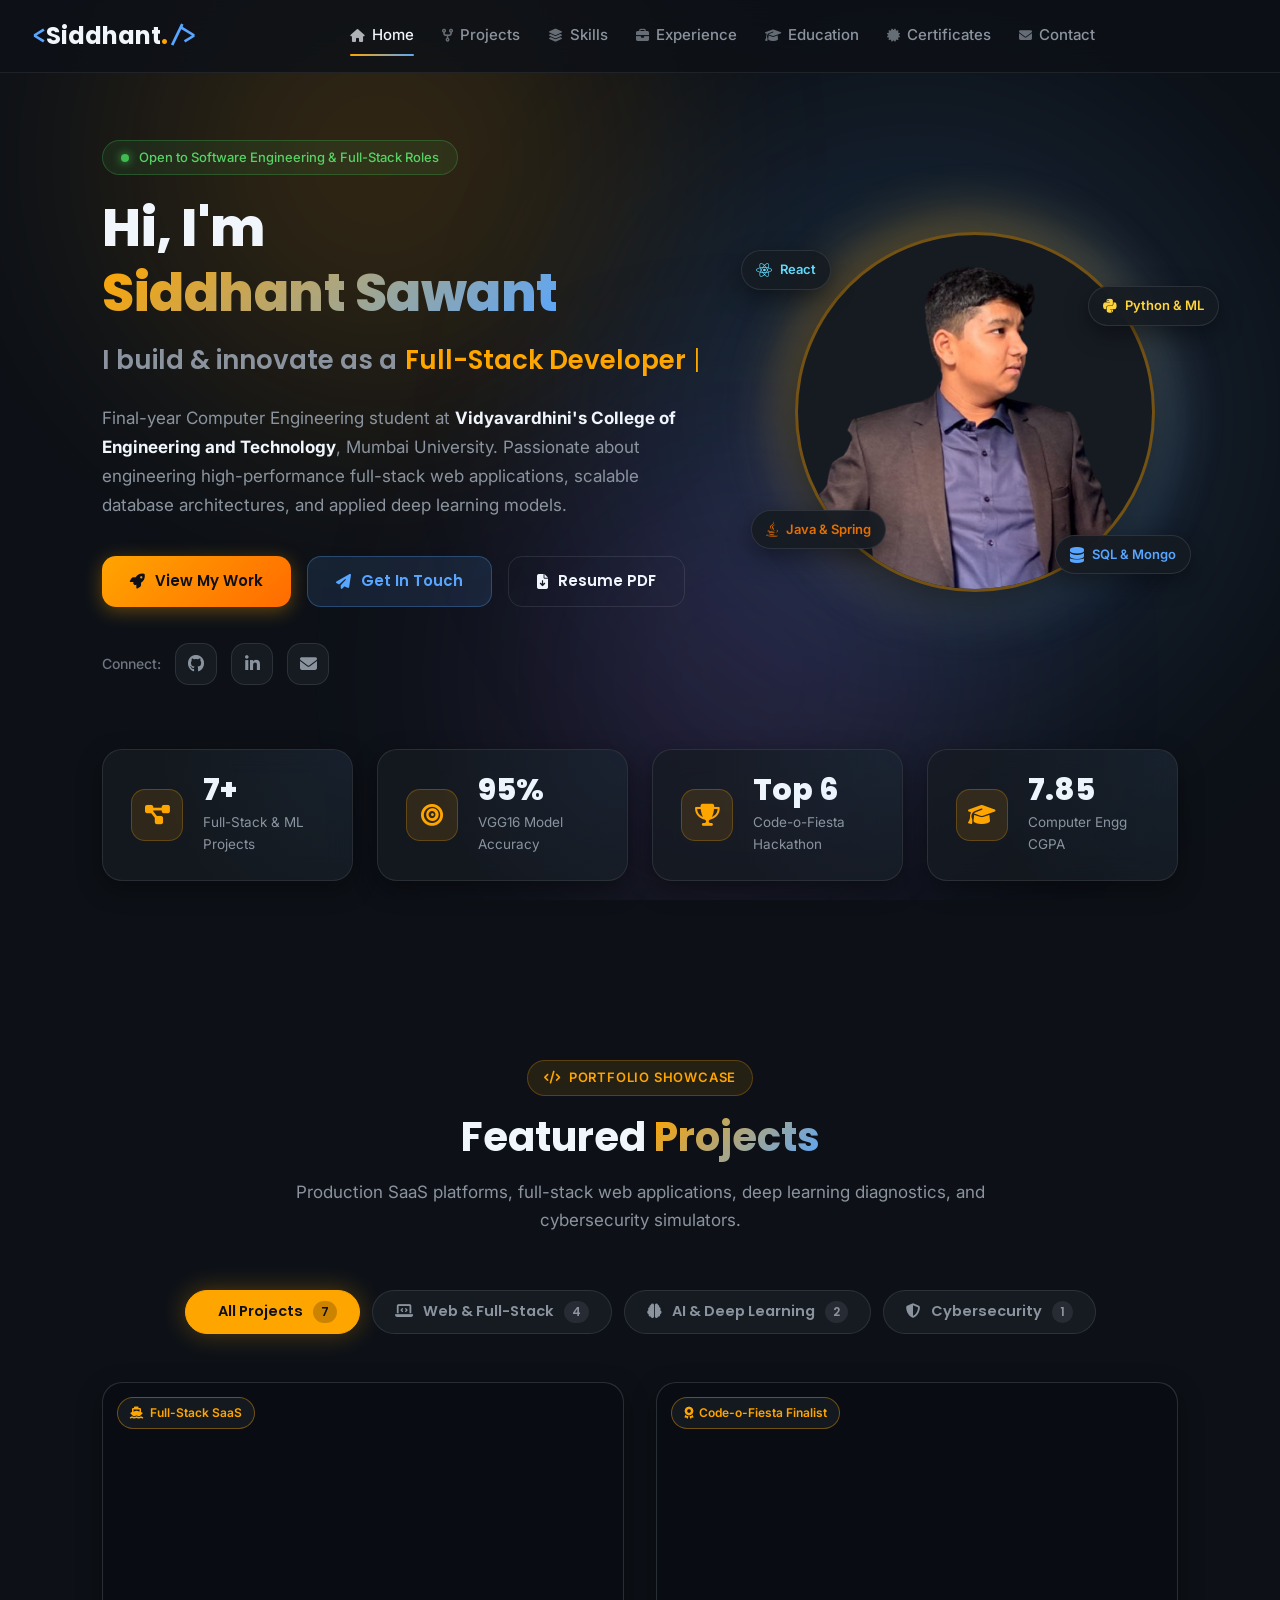
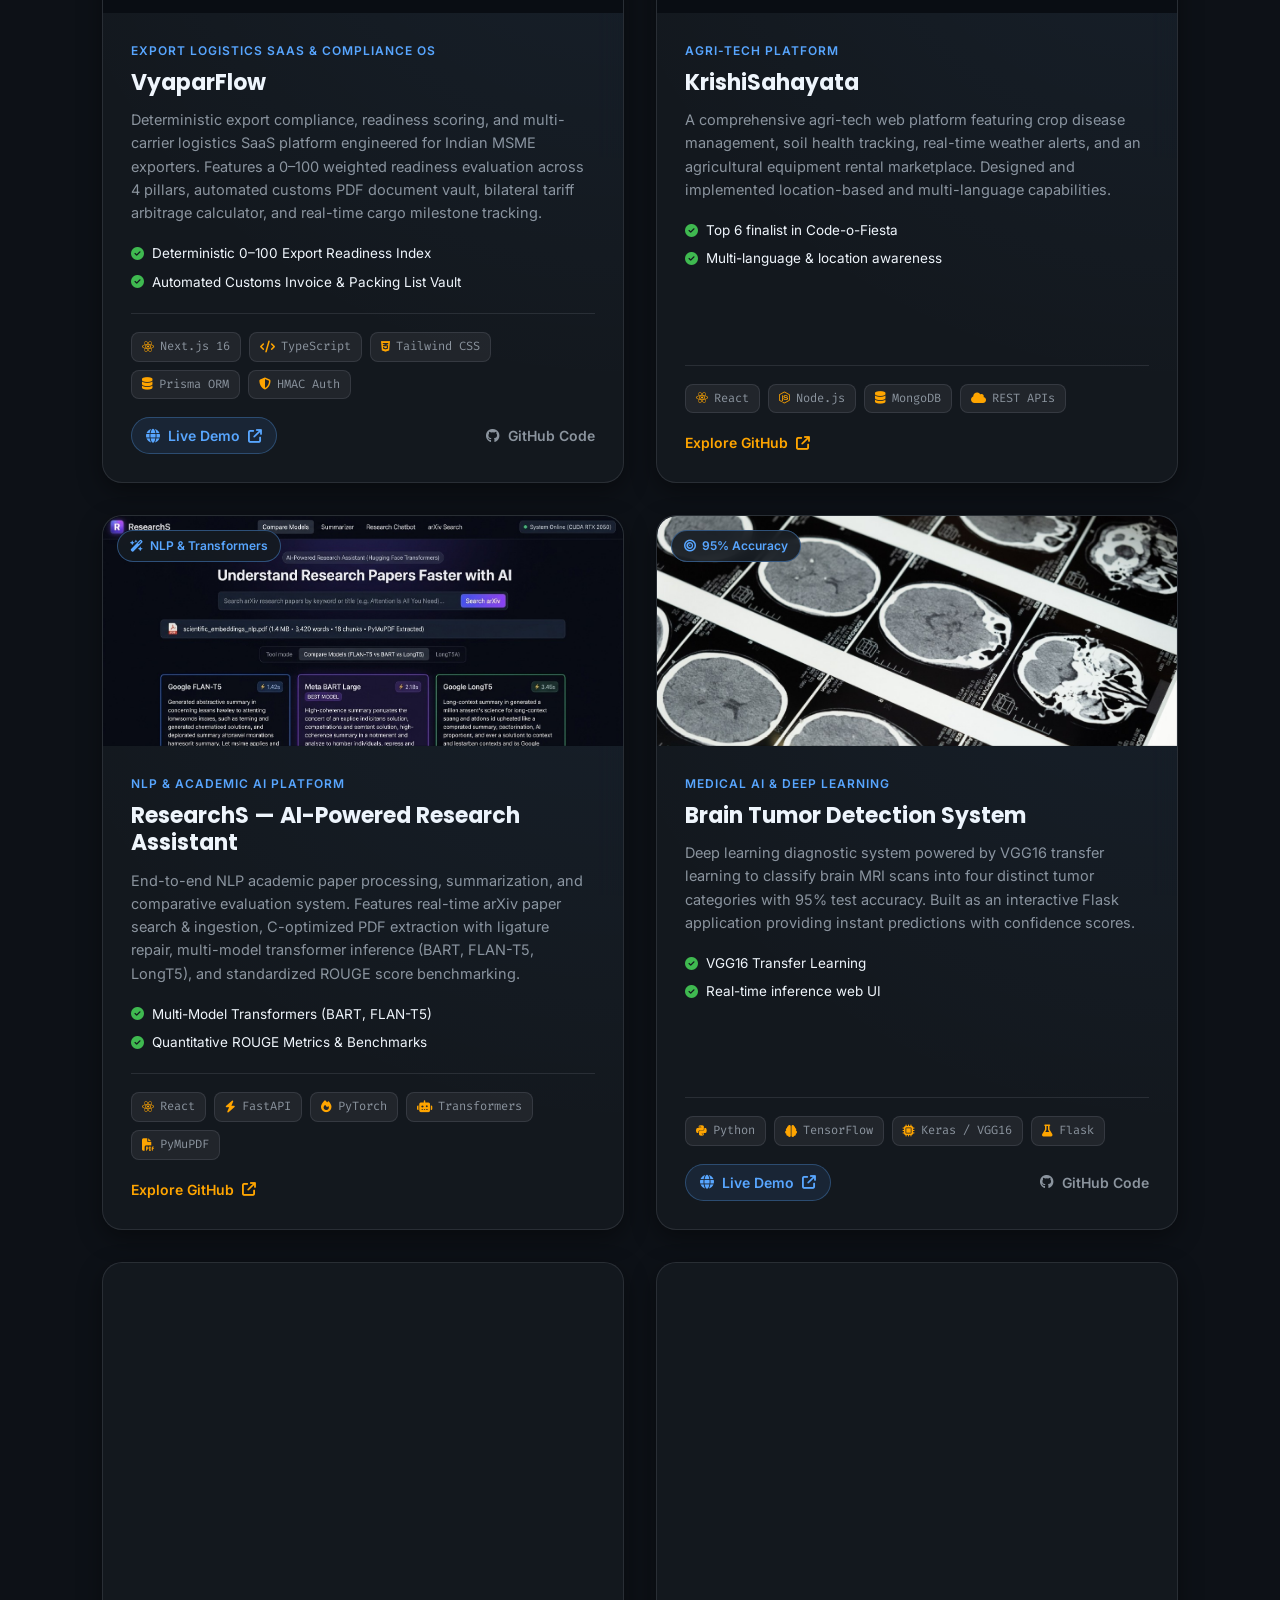
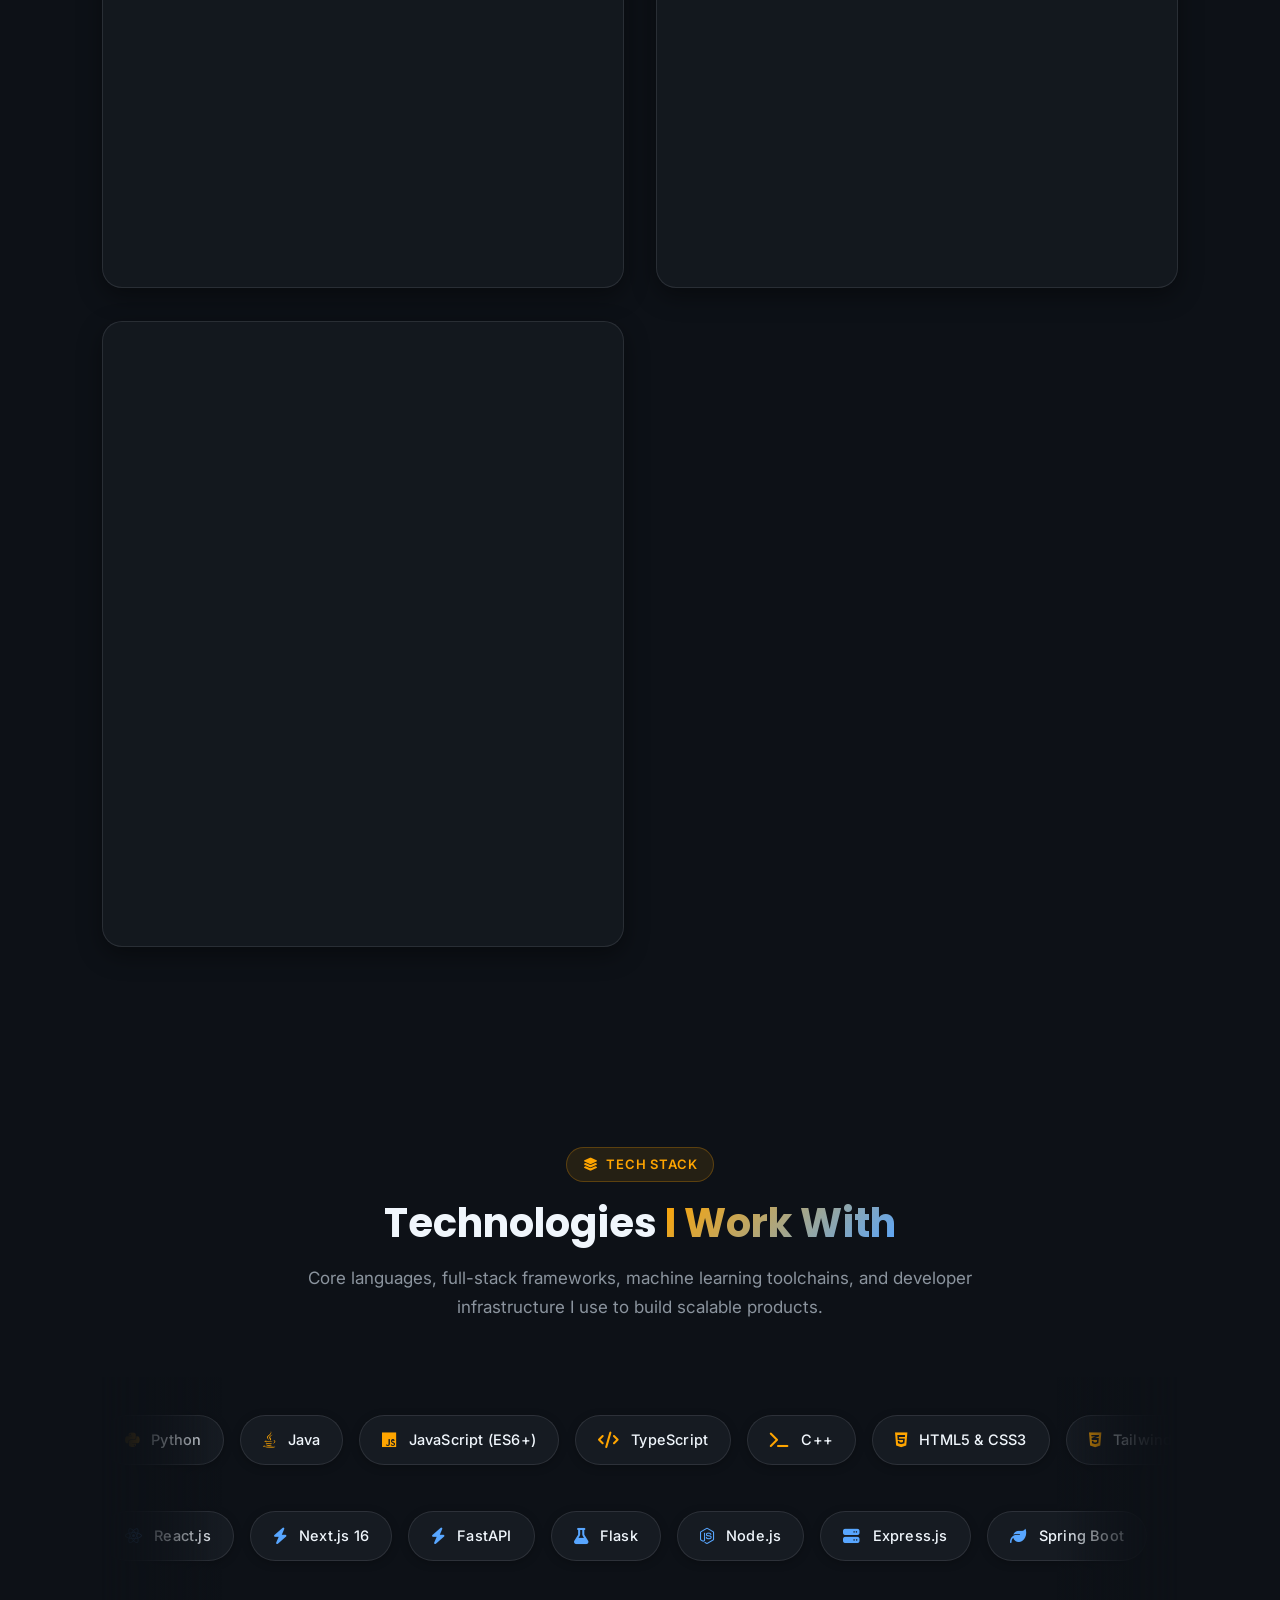
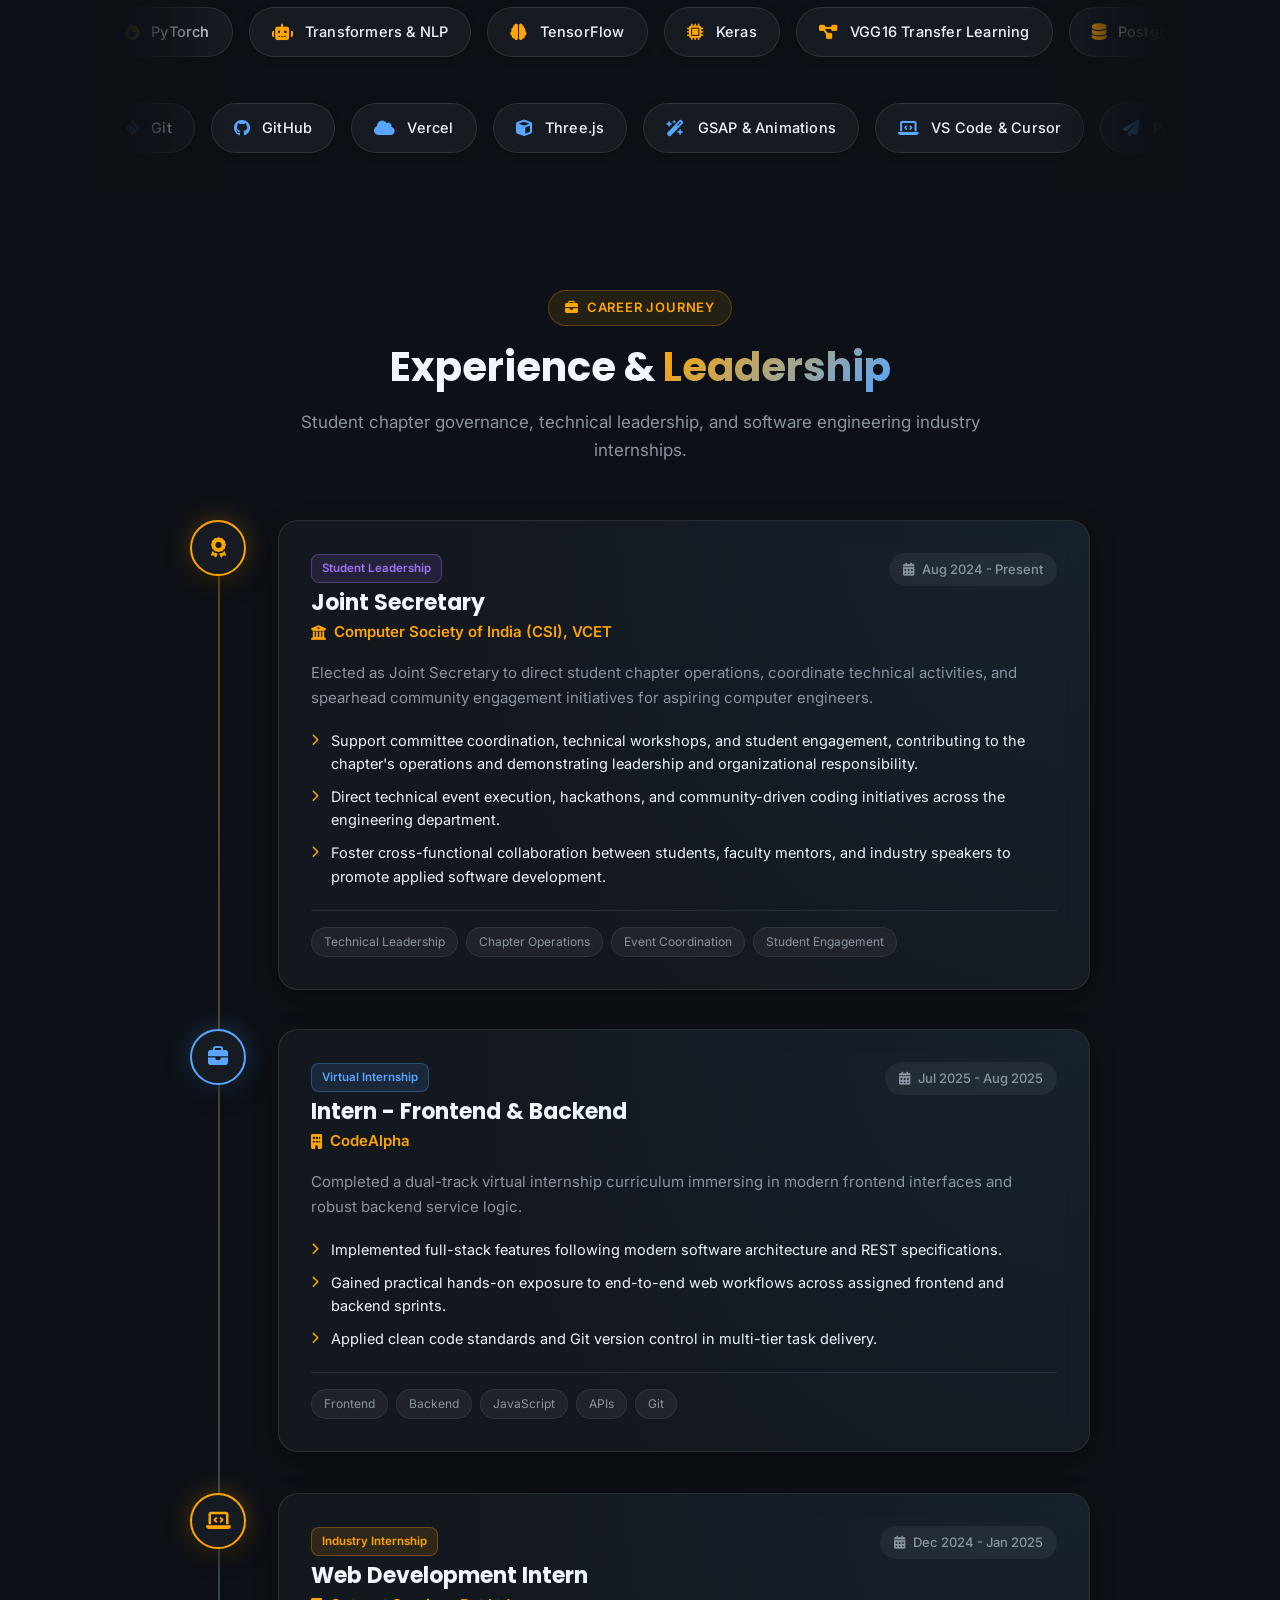
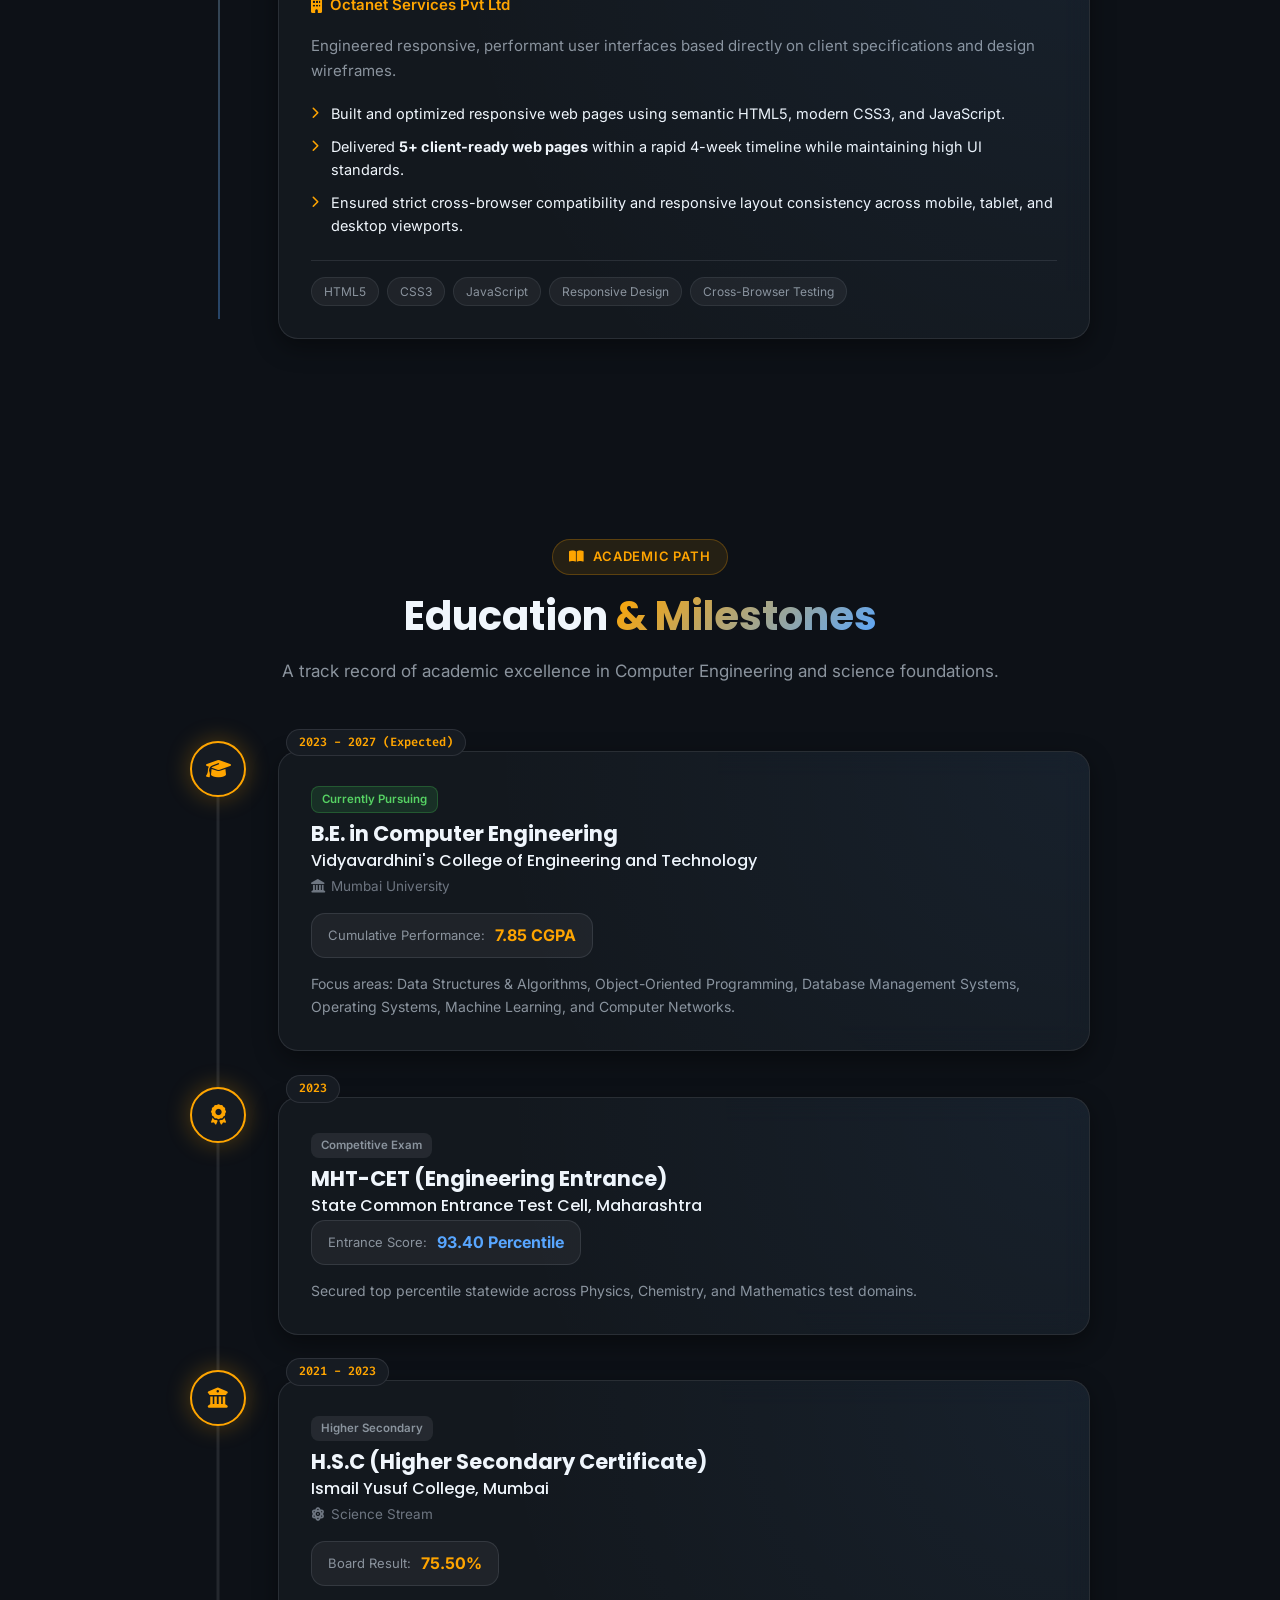
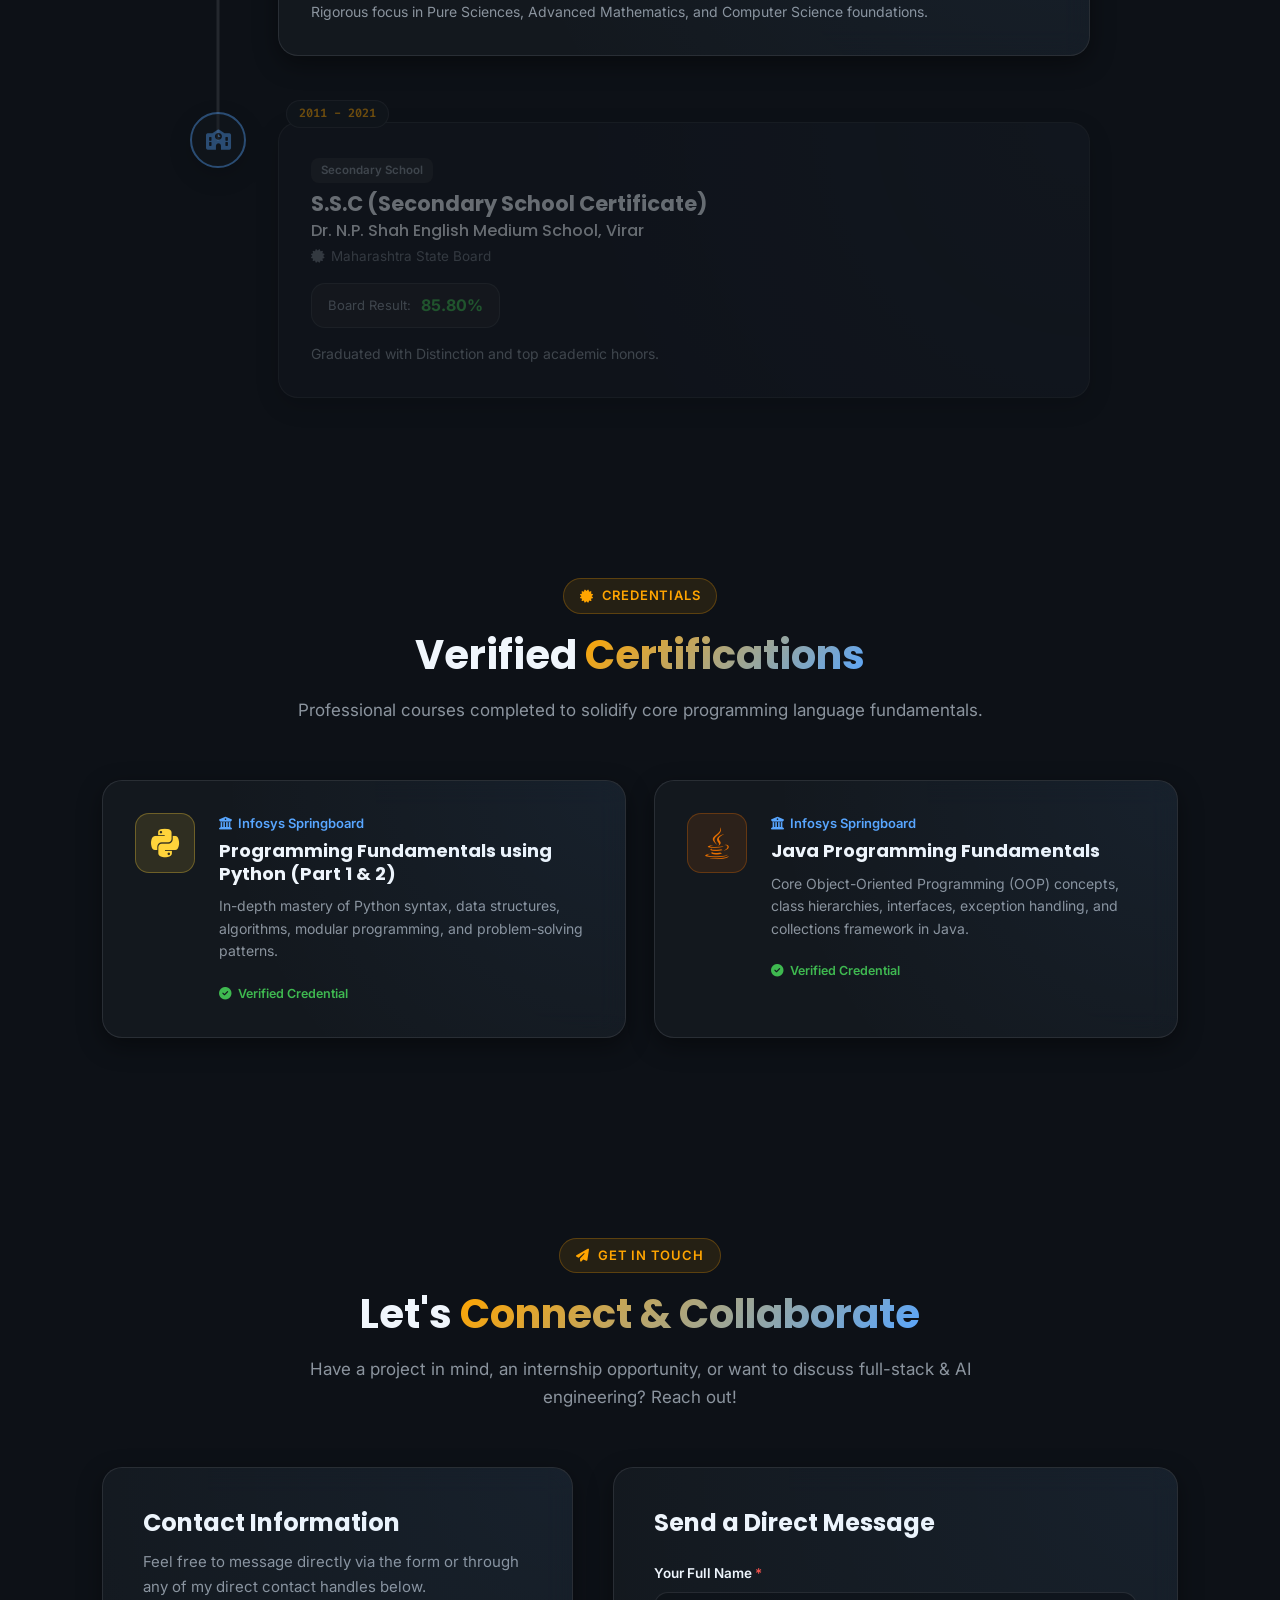
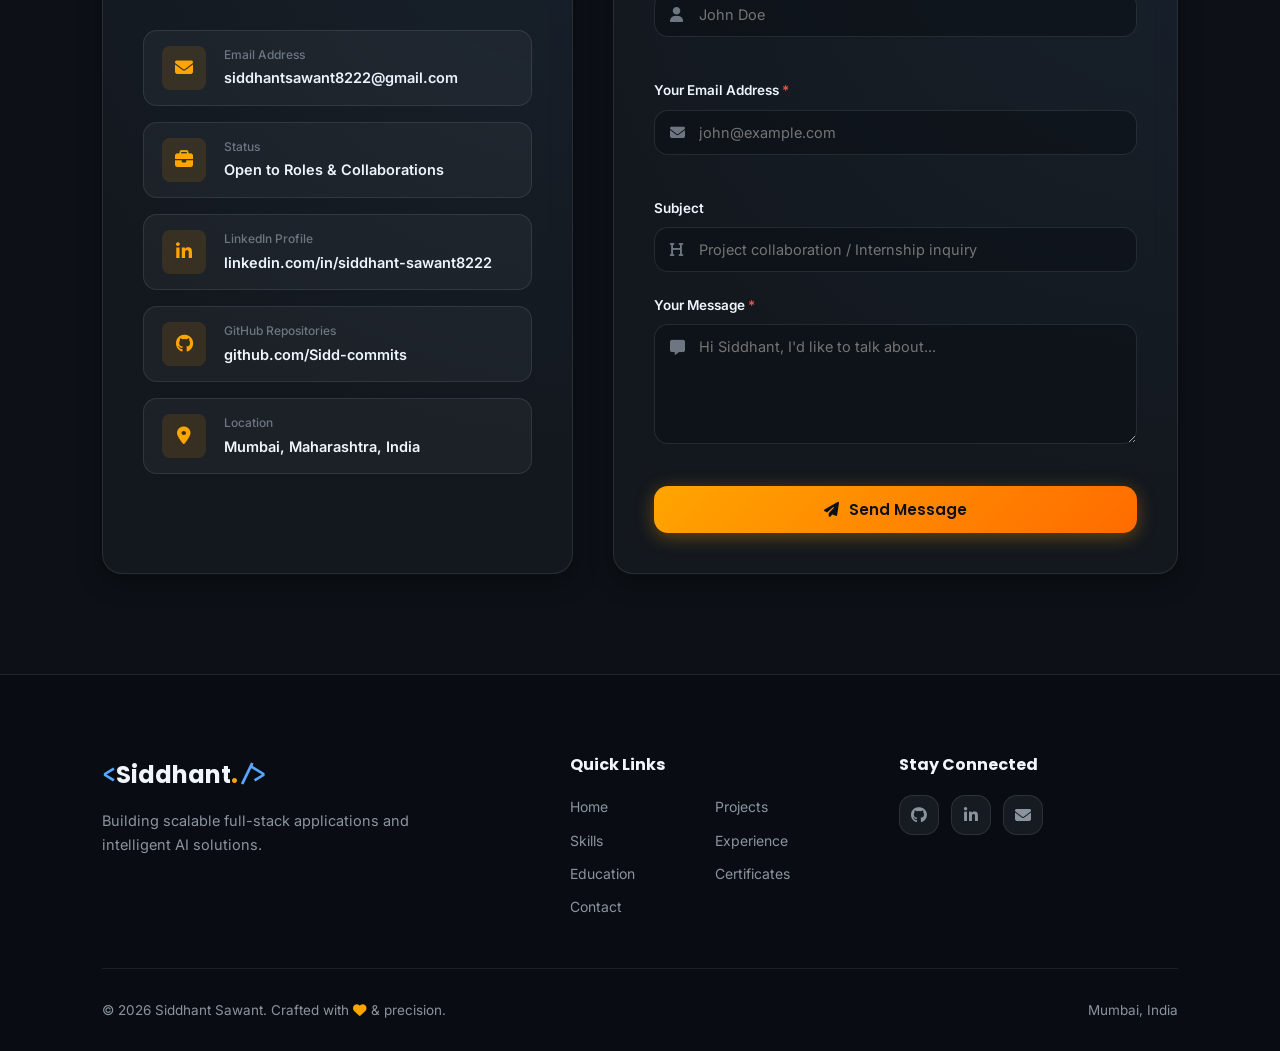
<file: index.html>
<!DOCTYPE html>
<html lang="en">

<head>
    <meta charset="UTF-8">
    <meta name="viewport" content="width=device-width, initial-scale=1.0">
    <title>Siddhant Sawant | Full-Stack Developer & Software Engineer</title>
    <meta name="description"
        content="Official portfolio of Siddhant Sawant (Siddhant Vivek Sawant) - Full-Stack Developer, Software Engineer, and Computer Engineering student at Mumbai University. Discover projects, tech stack, experience, and contact details.">
    <meta name="keywords"
        content="Siddhant Sawant, Siddhant Vivek Sawant, Siddhant Sawant Portfolio, Siddhant Sawant Mumbai, Siddhant Sawant Developer, Siddhant Sawant Software Engineer, Siddhant Sawant GitHub, Sidd-commits, Full-Stack Developer Mumbai, Python, Java, React, Machine Learning">
    <meta name="author" content="Siddhant Vivek Sawant">

    <!-- Canonical URL -->
    <link rel="canonical" href="https://siddhantsawant.vercel.app/">

    <!-- Search Engine Indexing Directives -->
    <meta name="robots" content="index, follow, max-image-preview:large, max-snippet:-1, max-video-preview:-1">
    <meta name="googlebot" content="index, follow, max-snippet:-1, max-image-preview:large">

    <!-- Favicon -->
    <link rel="icon"
        href="data:image/svg+xml,%3Csvg xmlns='http://www.w3.org/2000/svg' viewBox='0 0 100 100'%3E%3Cdefs%3E%3ClinearGradient id='g' x1='0%25' y1='0%25' x2='100%25' y2='100%25'%3E%3Cstop offset='0%25' stop-color='%23FF8C00'/%3E%3Cstop offset='100%25' stop-color='%2358A6FF'/%3E%3C/linearGradient%3E%3C/defs%3E%3Crect width='100' height='100' rx='24' fill='%23161B22' stroke='url(%23g)' stroke-width='4'/%3E%3Ctext x='50' y='68' font-family='Poppins, sans-serif' font-size='56' font-weight='800' fill='url(%23g)' text-anchor='middle'%3ES%3C/text%3E%3C/svg%3E">

    <!-- Open Graph / Facebook / LinkedIn / WhatsApp Preview -->
    <meta property="og:type" content="profile">
    <meta property="og:site_name" content="Siddhant Sawant Portfolio">
    <meta property="og:title" content="Siddhant Sawant | Full-Stack Developer & Software Engineer">
    <meta property="og:description"
        content="Official developer portfolio of Siddhant Sawant. Explore high-performance web applications, machine learning projects, and technical skills.">
    <meta property="og:image" content="https://siddhantsawant.vercel.app/assets/images/profile.png">
    <meta property="og:url" content="https://siddhantsawant.vercel.app/">
    <meta property="og:locale" content="en_US">

    <!-- Twitter Preview -->
    <meta name="twitter:card" content="summary_large_image">
    <meta name="twitter:title" content="Siddhant Sawant | Full-Stack Developer & Software Engineer">
    <meta name="twitter:description"
        content="Official developer portfolio of Siddhant Sawant. Discover projects, technical skills, and software engineering experience.">
    <meta name="twitter:image" content="https://siddhantsawant.vercel.app/assets/images/profile.png">
    <meta name="twitter:url" content="https://siddhantsawant.vercel.app/">

    <!-- Schema.org JSON-LD Structured Data for Google Knowledge Graph & Rich Results -->
    <script type="application/ld+json">
    {
      "@context": "https://schema.org",
      "@graph": [
        {
          "@type": "Person",
          "@id": "https://siddhantsawant.vercel.app/#person",
          "name": "Siddhant Sawant",
          "alternateName": ["Siddhant Vivek Sawant", "Sidd-commits"],
          "givenName": "Siddhant",
          "familyName": "Sawant",
          "url": "https://siddhantsawant.vercel.app/",
          "image": {
            "@type": "ImageObject",
            "url": "https://siddhantsawant.vercel.app/assets/images/profile.png",
            "caption": "Siddhant Sawant"
          },
          "jobTitle": "Full-Stack Developer & Software Engineer",
          "description": "Final-year Computer Engineering student at Mumbai University. Full-stack developer with expertise in Web Development, Machine Learning, Python, Java, React, and Database Architecture.",
          "email": "mailto:siddhantsawant8222@gmail.com",
          "nationality": "Indian",
          "address": {
            "@type": "PostalAddress",
            "addressLocality": "Mumbai",
            "addressRegion": "Maharashtra",
            "addressCountry": "India"
          },
          "alumniOf": {
            "@type": "EducationalOrganization",
            "name": "Vidyavardhini's College of Engineering and Technology, Mumbai University"
          },
          "memberOf": {
            "@type": "Organization",
            "name": "Computer Society of India (CSI), VCET"
          },
          "sameAs": [
            "https://github.com/Sidd-commits",
            "https://www.linkedin.com/in/siddhant-sawant8222"
          ],
          "knowsAbout": [
            "Full-Stack Development",
            "Software Engineering",
            "Web Development",
            "Python",
            "Java",
            "JavaScript",
            "React.js",
            "FastAPI",
            "Flask",
            "Node.js",
            "Machine Learning",
            "Natural Language Processing (NLP)",
            "PyTorch & Transformers",
            "SQL & NoSQL Databases",
            "PostgreSQL & MySQL",
            "REST APIs",
            "Cybersecurity"
          ]
        },
        {
          "@type": "WebSite",
          "@id": "https://siddhantsawant.vercel.app/#website",
          "url": "https://siddhantsawant.vercel.app/",
          "name": "Siddhant Sawant Portfolio",
          "description": "Official personal developer portfolio of Siddhant Sawant showcasing full-stack engineering and machine learning projects.",
          "publisher": {
            "@id": "https://siddhantsawant.vercel.app/#person"
          },
          "inLanguage": "en"
        },
        {
          "@type": "ProfilePage",
          "@id": "https://siddhantsawant.vercel.app/#webpage",
          "url": "https://siddhantsawant.vercel.app/",
          "name": "Siddhant Sawant | Developer Profile",
          "isPartOf": {
            "@id": "https://siddhantsawant.vercel.app/#website"
          },
          "about": {
            "@id": "https://siddhantsawant.vercel.app/#person"
          },
          "mainEntity": {
            "@id": "https://siddhantsawant.vercel.app/#person"
          }
        }
      ]
    }
    </script>

    <!-- Google Fonts -->
    <link rel="preconnect" href="https://fonts.googleapis.com">
    <link rel="preconnect" href="https://fonts.gstatic.com" crossorigin>
    <link
        href="https://fonts.googleapis.com/css2?family=Fira+Code:wght@400;500;600&family=Inter:wght@300;400;500;600;700&family=Outfit:wght@400;600;700;800&family=Poppins:wght@400;500;600;700;800&display=swap"
        rel="stylesheet">

    <!-- Font Awesome Icons -->
    <link rel="stylesheet" href="https://cdnjs.cloudflare.com/ajax/libs/font-awesome/6.5.1/css/all.min.css">

    <!-- Stylesheet -->
    <link rel="stylesheet" href="assets/css/styles.css">

    <!-- Lenis Smooth Scroll Library -->
    <script src="assets/js/lenis.min.js"></script>

    <!-- Script -->
    <script src="assets/js/script.js" defer></script>
</head>

<body>


    <!-- Top Reading / Scroll Progress Bar -->
    <div class="scroll-progress-container" aria-hidden="true">
        <div class="scroll-progress-bar" id="scrollProgressBar"></div>
    </div>

    <!-- Ambient Glow Background Canvas -->
    <div class="ambient-bg" aria-hidden="true">
        <div class="glow-orb orb-1"></div>
        <div class="glow-orb orb-2"></div>
        <div class="glow-orb orb-3"></div>
    </div>

    <!-- Navigation Bar -->
    <header id="navbar">
        <div class="nav-container">
            <a href="#home" class="logo" aria-label="Siddhant Sawant Home">
                <span class="logo-code">&lt;</span>Siddhant<span class="logo-accent">.</span><span
                    class="logo-code">/&gt;</span>
            </a>

            <nav id="nav-menu" aria-label="Main Navigation">
                <ul class="nav-links">
                    <li><a href="#home" class="nav-link active"><i class="fas fa-house nav-icon"></i>Home</a></li>
                    <li><a href="#projects" class="nav-link"><i class="fas fa-code-fork nav-icon"></i>Projects</a></li>
                    <li><a href="#skills" class="nav-link"><i class="fas fa-layer-group nav-icon"></i>Skills</a></li>
                    <li><a href="#experience" class="nav-link"><i class="fas fa-briefcase nav-icon"></i>Experience</a>
                    </li>
                    <li><a href="#education" class="nav-link"><i
                                class="fas fa-graduation-cap nav-icon"></i>Education</a></li>
                    <li><a href="#certifications" class="nav-link"><i
                                class="fas fa-certificate nav-icon"></i>Certificates</a></li>
                    <li><a href="#contact" class="nav-link"><i class="fas fa-envelope nav-icon"></i>Contact</a></li>
                </ul>
            </nav>

            <div class="nav-actions">
                <button class="hamburger" id="hamburger-menu" aria-label="Toggle Navigation Menu" aria-expanded="false">
                    <span></span>
                    <span></span>
                    <span></span>
                </button>
            </div>
        </div>
    </header>

    <!-- Mobile Drawer Backdrop -->
    <div class="nav-backdrop" id="nav-backdrop" aria-hidden="true"></div>

    <main>
        <!-- Hero Section -->
        <section id="home" class="hero section-padding">
            <div class="hero-container">
                <div class="hero-content">
                    <div class="hero-status-pill">
                        <span class="status-indicator"></span>
                        <span>Open to Software Engineering & Full-Stack Roles</span>
                    </div>

                    <h1 class="hero-title">
                        Hi, I'm <span class="text-gradient">Siddhant Sawant</span>
                    </h1>

                    <div class="hero-typing-wrapper">
                        <span class="typing-prefix">I build & innovate as a</span>
                        <span class="typing-text"></span>
                        <span class="cursor-blink">|</span>
                    </div>

                    <p class="hero-description">
                        Final-year Computer Engineering student at <strong>Vidyavardhini's College of Engineering and
                            Technology</strong>, Mumbai University. Passionate about engineering high-performance
                        full-stack web applications, scalable database architectures, and applied deep learning models.
                    </p>

                    <div class="hero-cta-group">
                        <a href="#projects" class="btn btn-primary">
                            <i class="fas fa-rocket"></i> View My Work
                        </a>
                        <a href="#contact" class="btn btn-secondary">
                            <i class="fas fa-paper-plane"></i> Get In Touch
                        </a>
                        <a href="assets/docs/Resume_Siddhant.pdf" download="Siddhant_Sawant_Resume.pdf" class="btn btn-outline"
                            target="_blank" rel="noopener">
                            <i class="fas fa-file-arrow-down"></i> Resume PDF
                        </a>
                    </div>

                    <!-- Social Fast Links -->
                    <div class="hero-socials">
                        <span class="social-label">Connect:</span>
                        <a href="https://github.com/Sidd-commits" target="_blank" rel="noopener" class="social-btn"
                            aria-label="GitHub Profile" title="GitHub">
                            <i class="fab fa-github"></i>
                        </a>
                        <a href="https://www.linkedin.com/in/siddhant-sawant8222" target="_blank" rel="noopener"
                            class="social-btn" aria-label="LinkedIn Profile" title="LinkedIn">
                            <i class="fab fa-linkedin-in"></i>
                        </a>
                        <a href="mailto:siddhantsawant8222@gmail.com" class="social-btn" aria-label="Send Email"
                            title="Email Me">
                            <i class="fas fa-envelope"></i>
                        </a>
                    </div>
                </div>

                <div class="hero-visual">
                    <div class="photo-card-wrapper">
                        <div class="photo-glow-ring"></div>
                        <div class="photo-frame">
                            <img src="assets/images/profile.png" alt="Siddhant Vivek Sawant" class="hero-profile-img"
                                onerror="this.onerror=null; this.src='assets/images/profile-fallback.jpg';">
                        </div>

                        <!-- Floating Tech Badges -->
                        <div class="floating-badge badge-1">
                            <i class="fab fa-react"></i>
                            <span>React</span>
                        </div>
                        <div class="floating-badge badge-2">
                            <i class="fab fa-python"></i>
                            <span>Python & ML</span>
                        </div>
                        <div class="floating-badge badge-3">
                            <i class="fab fa-java"></i>
                            <span>Java & Spring</span>
                        </div>
                        <div class="floating-badge badge-4">
                            <i class="fas fa-database"></i>
                            <span>SQL & Mongo</span>
                        </div>
                    </div>
                </div>
            </div>

            <!-- Key Highlight Metric Cards -->
            <div class="hero-stats-grid">
                <div class="stat-card glass-card">
                    <div class="stat-icon"><i class="fas fa-diagram-project"></i></div>
                    <div class="stat-info">
                        <div class="stat-number">7+</div>
                        <div class="stat-label">Full-Stack & ML Projects</div>
                    </div>
                </div>
                <div class="stat-card glass-card">
                    <div class="stat-icon"><i class="fas fa-bullseye"></i></div>
                    <div class="stat-info">
                        <div class="stat-number">95%</div>
                        <div class="stat-label">VGG16 Model Accuracy</div>
                    </div>
                </div>
                <div class="stat-card glass-card">
                    <div class="stat-icon"><i class="fas fa-trophy"></i></div>
                    <div class="stat-info">
                        <div class="stat-number">Top 6</div>
                        <div class="stat-label">Code-o-Fiesta Hackathon</div>
                    </div>
                </div>
                <div class="stat-card glass-card">
                    <div class="stat-icon"><i class="fas fa-graduation-cap"></i></div>
                    <div class="stat-info">
                        <div class="stat-number">7.85</div>
                        <div class="stat-label">Computer Engg CGPA</div>
                    </div>
                </div>
            </div>
        </section>

        <!-- Projects Section -->
        <section id="projects" class="section-padding">
            <div class="section-header">
                <div class="section-badge"><i class="fas fa-code"></i> Portfolio Showcase</div>
                <h2 class="section-title">Featured <span class="text-gradient">Projects</span></h2>
                <p class="section-subtitle">Production SaaS platforms, full-stack web applications, deep learning
                    diagnostics, and cybersecurity simulators.</p>
            </div>

            <!-- Project Filter Tabs -->
            <div class="project-filters" role="tablist">
                <button class="filter-tab active" data-filter="all" role="tab" aria-selected="true">
                    <i class="fas fa-grid-2"></i> All Projects <span class="count-pill">7</span>
                </button>
                <button class="filter-tab" data-filter="fullstack" role="tab" aria-selected="false">
                    <i class="fas fa-laptop-code"></i> Web & Full-Stack <span class="count-pill">4</span>
                </button>
                <button class="filter-tab" data-filter="aiml" role="tab" aria-selected="false">
                    <i class="fas fa-brain"></i> AI & Deep Learning <span class="count-pill">2</span>
                </button>
                <button class="filter-tab" data-filter="security" role="tab" aria-selected="false">
                    <i class="fas fa-shield-halved"></i> Cybersecurity <span class="count-pill">1</span>
                </button>
            </div>

            <!-- Projects Grid -->
            <div class="projects-grid">

                <!-- Project 1: VyaparFlow -->
                <article class="project-card glass-card" data-category="fullstack" data-tilt>
                    <div class="project-media">
                        <img src="assets/images/vyaparflow.jpg?v=2" alt="VyaparFlow export logistics readiness platform"
                            loading="lazy" decoding="async" width="600" height="345"
                            onerror="this.onerror=null; this.src='assets/images/fallback-vyapar.svg';">
                        <div class="project-badge top-badge"><i class="fas fa-ship"></i> Full-Stack SaaS</div>
                        <div class="project-overlay">
                            <div class="overlay-actions">
                                <a href="https://github.com/Sidd-commits/VyaparFlow" target="_blank" rel="noopener"
                                    class="icon-link" aria-label="VyaparFlow Source Code on GitHub"
                                    title="View Source Code">
                                    <i class="fab fa-github"></i>
                                </a>
                                <a href="https://vyaparflow-smoky.vercel.app/" target="_blank" rel="noopener"
                                    class="icon-link icon-link-live" aria-label="VyaparFlow Live Demo on Vercel"
                                    title="Live Demo">
                                    <i class="fas fa-arrow-up-right-from-square"></i>
                                </a>
                            </div>
                        </div>
                    </div>
                    <div class="project-body">
                        <div class="project-category-tag">Export Logistics SaaS & Compliance OS</div>
                        <h3 class="project-name">VyaparFlow</h3>
                        <p class="project-description">
                            Deterministic export compliance, readiness scoring, and multi-carrier logistics SaaS platform engineered for Indian MSME exporters. Features a 0–100 weighted readiness evaluation across 4 pillars, automated customs PDF document vault, bilateral tariff arbitrage calculator, and real-time cargo milestone tracking.
                        </p>
                        <div class="project-highlights">
                            <span><i class="fas fa-check-circle"></i> Deterministic 0–100 Export Readiness Index</span>
                            <span><i class="fas fa-check-circle"></i> Automated Customs Invoice & Packing List Vault</span>
                        </div>
                        <div class="project-tech-stack">
                            <span class="tech-badge"><i class="fab fa-react"></i> Next.js 16</span>
                            <span class="tech-badge"><i class="fas fa-code"></i> TypeScript</span>
                            <span class="tech-badge"><i class="fab fa-css3-alt"></i> Tailwind CSS</span>
                            <span class="tech-badge"><i class="fas fa-database"></i> Prisma ORM</span>
                            <span class="tech-badge"><i class="fas fa-shield-halved"></i> HMAC Auth</span>
                        </div>
                        <div class="project-footer">
                            <a href="https://vyaparflow-smoky.vercel.app/" target="_blank" rel="noopener"
                                class="project-btn project-btn-live">
                                <i class="fas fa-globe"></i> <span>Live Demo</span> <i class="fas fa-arrow-up-right-from-square"></i>
                            </a>
                            <a href="https://github.com/Sidd-commits/VyaparFlow" target="_blank" rel="noopener"
                                class="project-btn project-btn-github">
                                <i class="fab fa-github"></i> <span>GitHub Code</span>
                            </a>
                        </div>
                    </div>
                </article>

                <!-- Project 2: KrishiSahayata -->
                <article class="project-card glass-card" data-category="fullstack" data-tilt>
                    <div class="project-media">
                        <img src="assets/images/krishisahayata.jpg" alt="KrishiSahayata agri-tech platform interface"
                            loading="lazy" decoding="async" width="600" height="345"
                            onerror="this.onerror=null; this.src='assets/images/fallback-krishi.svg';">
                        <div class="project-badge top-badge"><i class="fas fa-award"></i> Code-o-Fiesta Finalist</div>
                        <div class="project-overlay">
                            <div class="overlay-actions">
                                <a href="https://github.com/Sidd-commits/KrishiSahayata" target="_blank" rel="noopener"
                                    class="icon-link" aria-label="KrishiSahayata Source Code on GitHub"
                                    title="View Source Code">
                                    <i class="fab fa-github"></i>
                                </a>
                            </div>
                        </div>
                    </div>
                    <div class="project-body">
                        <div class="project-category-tag">Agri-Tech Platform</div>
                        <h3 class="project-name">KrishiSahayata</h3>
                        <p class="project-description">
                            A comprehensive agri-tech web platform featuring crop disease management, soil health
                            tracking, real-time weather alerts, and an agricultural equipment rental marketplace.
                            Designed and implemented location-based and multi-language capabilities.
                        </p>
                        <div class="project-highlights">
                            <span><i class="fas fa-check-circle"></i> Top 6 finalist in Code-o-Fiesta</span>
                            <span><i class="fas fa-check-circle"></i> Multi-language & location awareness</span>
                        </div>
                        <div class="project-tech-stack">
                            <span class="tech-badge"><i class="fab fa-react"></i> React</span>
                            <span class="tech-badge"><i class="fab fa-node-js"></i> Node.js</span>
                            <span class="tech-badge"><i class="fas fa-database"></i> MongoDB</span>
                            <span class="tech-badge"><i class="fas fa-cloud"></i> REST APIs</span>
                        </div>
                        <div class="project-footer">
                            <a href="https://github.com/Sidd-commits/KrishiSahayata" target="_blank" rel="noopener"
                                class="project-btn">
                                <span>Explore GitHub</span> <i class="fas fa-arrow-up-right-from-square"></i>
                            </a>
                        </div>
                    </div>
                </article>

                <!-- Project 3: ResearchS – AI-Powered Research Assistant -->
                <article class="project-card glass-card" data-category="aiml" data-tilt>
                    <div class="project-media">
                        <img src="assets/images/researchs.jpg?v=2" alt="ResearchS AI-powered research paper analysis and summarizer"
                            loading="lazy" decoding="async" width="600" height="345"
                            onerror="this.onerror=null; this.src='assets/images/fallback-researchs.svg';">
                        <div class="project-badge top-badge accent-blue"><i class="fas fa-wand-magic-sparkles"></i> NLP &amp; Transformers</div>
                        <div class="project-overlay">
                            <div class="overlay-actions">
                                <a href="https://github.com/Sidd-commits/ResearchS" target="_blank"
                                    rel="noopener" class="icon-link"
                                    aria-label="ResearchS GitHub Repository" title="View Source Code">
                                    <i class="fab fa-github"></i>
                                </a>
                            </div>
                        </div>
                    </div>
                    <div class="project-body">
                        <div class="project-category-tag">NLP &amp; Academic AI Platform</div>
                        <h3 class="project-name">ResearchS — AI-Powered Research Assistant</h3>
                        <p class="project-description">
                            End-to-end NLP academic paper processing, summarization, and comparative evaluation system. Features real-time arXiv paper search &amp; ingestion, C-optimized PDF extraction with ligature repair, multi-model transformer inference (BART, FLAN-T5, LongT5), and standardized ROUGE score benchmarking.
                        </p>
                        <div class="project-highlights">
                            <span><i class="fas fa-check-circle"></i> Multi-Model Transformers (BART, FLAN-T5)</span>
                            <span><i class="fas fa-check-circle"></i> Quantitative ROUGE Metrics &amp; Benchmarks</span>
                        </div>
                        <div class="project-tech-stack">
                            <span class="tech-badge"><i class="fab fa-react"></i> React</span>
                            <span class="tech-badge"><i class="fas fa-bolt"></i> FastAPI</span>
                            <span class="tech-badge"><i class="fas fa-fire"></i> PyTorch</span>
                            <span class="tech-badge"><i class="fas fa-robot"></i> Transformers</span>
                            <span class="tech-badge"><i class="fas fa-file-pdf"></i> PyMuPDF</span>
                        </div>
                        <div class="project-footer">
                            <a href="https://github.com/Sidd-commits/ResearchS" target="_blank"
                                rel="noopener" class="project-btn">
                                <span>Explore GitHub</span> <i class="fas fa-arrow-up-right-from-square"></i>
                            </a>
                        </div>
                    </div>
                </article>

                <!-- Project 4: Brain Tumor Detection System -->
                <article class="project-card glass-card" data-category="aiml" data-tilt>
                    <div class="project-media">
                        <img src="assets/images/braintumor.jpg" alt="Brain Tumor Detection MRI scans classification system"
                            loading="lazy" decoding="async" width="600" height="345"
                            onerror="this.onerror=null; this.src='assets/images/fallback-brain.svg';">
                        <div class="project-badge top-badge accent-blue"><i class="fas fa-bullseye"></i> 95% Accuracy
                        </div>
                        <div class="project-overlay">
                            <div class="overlay-actions">
                                <a href="https://github.com/Sidd-commits/MRI-Brain-Tumor-Detection-System" target="_blank"
                                    rel="noopener" class="icon-link"
                                    aria-label="MRI Brain Tumor Detection GitHub Repository" title="View Source Code">
                                    <i class="fab fa-github"></i>
                                </a>
                                <a href="https://mribraintumordetection.onrender.com/" target="_blank"
                                    rel="noopener" class="icon-link icon-link-live"
                                    aria-label="MRI Brain Tumor Detection Live Demo on Render" title="Live Demo">
                                    <i class="fas fa-arrow-up-right-from-square"></i>
                                </a>
                            </div>
                        </div>
                    </div>
                    <div class="project-body">
                        <div class="project-category-tag">Medical AI & Deep Learning</div>
                        <h3 class="project-name">Brain Tumor Detection System</h3>
                        <p class="project-description">
                            Deep learning diagnostic system powered by VGG16 transfer learning to classify brain MRI
                            scans into four distinct tumor categories with 95% test accuracy. Built as an interactive
                            Flask application providing instant predictions with confidence scores.
                        </p>
                        <div class="project-highlights">
                            <span><i class="fas fa-check-circle"></i> VGG16 Transfer Learning</span>
                            <span><i class="fas fa-check-circle"></i> Real-time inference web UI</span>
                        </div>
                        <div class="project-tech-stack">
                            <span class="tech-badge"><i class="fab fa-python"></i> Python</span>
                            <span class="tech-badge"><i class="fas fa-brain"></i> TensorFlow</span>
                            <span class="tech-badge"><i class="fas fa-microchip"></i> Keras / VGG16</span>
                            <span class="tech-badge"><i class="fas fa-flask"></i> Flask</span>
                        </div>
                        <div class="project-footer">
                            <a href="https://mribraintumordetection.onrender.com/" target="_blank" rel="noopener"
                                class="project-btn project-btn-live">
                                <i class="fas fa-globe"></i> <span>Live Demo</span> <i class="fas fa-arrow-up-right-from-square"></i>
                            </a>
                            <a href="https://github.com/Sidd-commits/MRI-Brain-Tumor-Detection-System" target="_blank"
                                rel="noopener" class="project-btn project-btn-github">
                                <i class="fab fa-github"></i> <span>GitHub Code</span>
                            </a>
                        </div>
                    </div>
                </article>

                <!-- Project 5: CyberSentinel Suite -->
                <article class="project-card glass-card" data-category="security" data-tilt>
                    <div class="project-media">
                        <img src="assets/images/cybersentinel.jpg" alt="CyberSentinel Suite cybersecurity simulators"
                            loading="lazy" decoding="async" width="600" height="345"
                            onerror="this.onerror=null; this.src='assets/images/fallback-cyber.svg';">
                        <div class="project-badge top-badge"><i class="fas fa-shield-virus"></i> 4 Simulators</div>
                        <div class="project-overlay">
                            <div class="overlay-actions">
                                <a href="https://github.com/Sidd-commits/CyberSentinel-Suite" target="_blank"
                                    rel="noopener" class="icon-link" aria-label="CyberSentinel Suite GitHub Repository"
                                    title="View Source Code">
                                    <i class="fab fa-github"></i>
                                </a>
                            </div>
                        </div>
                    </div>
                    <div class="project-body">
                        <div class="project-category-tag">Cybersecurity Suite</div>
                        <h3 class="project-name">CyberSentinel Suite</h3>
                        <p class="project-description">
                            An interactive cybersecurity simulation platform featuring 4 live security tools: network
                            intrusion detection, SQL injection attack monitoring, ransomware behavior tracking, and
                            real-time phishing URL detection with heuristic analysis.
                        </p>
                        <div class="project-highlights">
                            <span><i class="fas fa-check-circle"></i> Live WebSockets telemetry</span>
                            <span><i class="fas fa-check-circle"></i> IDS & SQLi vulnerability testbeds</span>
                        </div>
                        <div class="project-tech-stack">
                            <span class="tech-badge"><i class="fab fa-python"></i> Python</span>
                            <span class="tech-badge"><i class="fas fa-flask"></i> Flask</span>
                            <span class="tech-badge"><i class="fab fa-react"></i> React</span>
                            <span class="tech-badge"><i class="fas fa-network-wired"></i> Socket.IO</span>
                        </div>
                        <div class="project-footer">
                            <a href="https://github.com/Sidd-commits/CyberSentinel-Suite" target="_blank" rel="noopener"
                                class="project-btn">
                                <span>Explore GitHub</span> <i class="fas fa-arrow-up-right-from-square"></i>
                            </a>
                        </div>
                    </div>
                </article>

                <!-- Project 6: VoteEase -->
                <article class="project-card glass-card" data-category="fullstack" data-tilt>
                    <div class="project-media">
                        <img src="assets/images/voteease.jpg" alt="VoteEase online voting platform"
                            loading="lazy" decoding="async" width="600" height="345"
                            onerror="this.onerror=null; this.src='assets/images/fallback-vote.svg';">
                        <div class="project-badge top-badge accent-green"><i class="fas fa-check-double"></i> 100%
                            Integrity</div>
                        <div class="project-overlay">
                            <div class="overlay-actions">
                                <a href="https://github.com/Sidd-commits/VoteEase" target="_blank" rel="noopener"
                                    class="icon-link" aria-label="VoteEase GitHub Repository" title="View Source Code">
                                    <i class="fab fa-github"></i>
                                </a>
                            </div>
                        </div>
                    </div>
                    <div class="project-body">
                        <div class="project-category-tag">Secure Web Application</div>
                        <h3 class="project-name">VoteEase</h3>
                        <p class="project-description">
                            A secure electronic voting platform engineered with relational schema normalization,
                            multi-factor authentication, and instant tally computation. Successfully piloted with a
                            3-member team to 100+ active test voters with zero ballot tampering.
                        </p>
                        <div class="project-highlights">
                            <span><i class="fas fa-check-circle"></i> 100+ authenticated test voters</span>
                            <span><i class="fas fa-check-circle"></i> Real-time tamper-proof tallying</span>
                        </div>
                        <div class="project-tech-stack">
                            <span class="tech-badge"><i class="fab fa-node-js"></i> Node.js</span>
                            <span class="tech-badge"><i class="fas fa-server"></i> Express</span>
                            <span class="tech-badge"><i class="fas fa-database"></i> MySQL</span>
                            <span class="tech-badge"><i class="fas fa-lock"></i> Auth & Security</span>
                        </div>
                        <div class="project-footer">
                            <a href="https://github.com/Sidd-commits/VoteEase" target="_blank" rel="noopener"
                                class="project-btn">
                                <span>Explore GitHub</span> <i class="fas fa-arrow-up-right-from-square"></i>
                            </a>
                        </div>
                    </div>
                </article>

                <!-- Project 7: Library Management System -->
                <article class="project-card glass-card" data-category="fullstack" data-tilt>
                    <div class="project-media">
                        <img src="assets/images/library.jpg" alt="Library Management System interface"
                            loading="lazy" decoding="async" width="600" height="345"
                            onerror="this.onerror=null; this.src='assets/images/fallback-library.svg';">
                        <div class="project-badge top-badge"><i class="fas fa-book-bookmark"></i> Full-Stack</div>
                        <div class="project-overlay">
                            <div class="overlay-actions">
                                <a href="https://github.com/Sidd-commits/Library-Management-System" target="_blank"
                                    rel="noopener" class="icon-link" aria-label="Library Management System Repository"
                                    title="View Source Code">
                                    <i class="fab fa-github"></i>
                                </a>
                            </div>
                        </div>
                    </div>
                    <div class="project-body">
                        <div class="project-category-tag">Management System</div>
                        <h3 class="project-name">Library Management System</h3>
                        <p class="project-description">
                            End-to-end database-backed inventory system designed for library administrators to manage
                            catalog entries, student memberships, overdue fee tracking, and automated check-in/check-out
                            transaction logging.
                        </p>
                        <div class="project-highlights">
                            <span><i class="fas fa-check-circle"></i> Relational database normalization</span>
                            <span><i class="fas fa-check-circle"></i> Member & issue transaction management</span>
                        </div>
                        <div class="project-tech-stack">
                            <span class="tech-badge"><i class="fab fa-python"></i> Python</span>
                            <span class="tech-badge"><i class="fas fa-flask"></i> Flask</span>
                            <span class="tech-badge"><i class="fas fa-database"></i> MySQL</span>
                            <span class="tech-badge"><i class="fab fa-bootstrap"></i> Bootstrap / HTML5</span>
                        </div>
                        <div class="project-footer">
                            <a href="https://github.com/Sidd-commits/Library-Management-System" target="_blank"
                                rel="noopener" class="project-btn">
                                <span>Explore GitHub</span> <i class="fas fa-arrow-up-right-from-square"></i>
                            </a>
                        </div>
                    </div>
                </article>

            </div>
        </section>

        <!-- Technical Skills / Technology Marquee Section -->
        <section id="skills" class="section-padding skills-marquee-section">
            <div class="section-header">
                <div class="section-badge"><i class="fas fa-layer-group"></i> Tech Stack</div>
                <h2 class="section-title">Technologies <span class="text-gradient">I Work With</span></h2>
                <p class="section-subtitle">Core languages, full-stack frameworks, machine learning toolchains, and developer infrastructure I use to build scalable products.</p>
            </div>

            <div class="skills-marquee-wrapper" aria-label="Skills & Technologies Marquee">

                <!-- Row 1: Languages & Web Fundamentals (Scrolls Left) -->
                <div class="marquee-row marquee-row-left" style="--row-speed: 38s;">
                    <div class="marquee-track">
                        <div class="marquee-group">
                            <div class="skill-pill"><i class="fab fa-python"></i><span>Python</span></div>
                            <div class="skill-pill"><i class="fab fa-java"></i><span>Java</span></div>
                            <div class="skill-pill"><i class="fab fa-js"></i><span>JavaScript (ES6+)</span></div>
                            <div class="skill-pill"><i class="fas fa-code"></i><span>TypeScript</span></div>
                            <div class="skill-pill"><i class="fas fa-terminal"></i><span>C++</span></div>
                            <div class="skill-pill"><i class="fab fa-html5"></i><span>HTML5 & CSS3</span></div>
                            <div class="skill-pill"><i class="fab fa-css3-alt"></i><span>Tailwind CSS</span></div>
                            <div class="skill-pill"><i class="fas fa-mobile-screen"></i><span>Responsive UI/UX</span></div>
                        </div>
                        <div class="marquee-group" aria-hidden="true">
                            <div class="skill-pill"><i class="fab fa-python"></i><span>Python</span></div>
                            <div class="skill-pill"><i class="fab fa-java"></i><span>Java</span></div>
                            <div class="skill-pill"><i class="fab fa-js"></i><span>JavaScript (ES6+)</span></div>
                            <div class="skill-pill"><i class="fas fa-code"></i><span>TypeScript</span></div>
                            <div class="skill-pill"><i class="fas fa-terminal"></i><span>C++</span></div>
                            <div class="skill-pill"><i class="fab fa-html5"></i><span>HTML5 & CSS3</span></div>
                            <div class="skill-pill"><i class="fab fa-css3-alt"></i><span>Tailwind CSS</span></div>
                            <div class="skill-pill"><i class="fas fa-mobile-screen"></i><span>Responsive UI/UX</span></div>
                        </div>
                    </div>
                </div>

                <!-- Row 2: Frontend & Backend Frameworks (Scrolls Right) -->
                <div class="marquee-row marquee-row-right" style="--row-speed: 42s;">
                    <div class="marquee-track">
                        <div class="marquee-group">
                            <div class="skill-pill"><i class="fab fa-react"></i><span>React.js</span></div>
                            <div class="skill-pill"><i class="fas fa-bolt"></i><span>Next.js 16</span></div>
                            <div class="skill-pill"><i class="fas fa-bolt"></i><span>FastAPI</span></div>
                            <div class="skill-pill"><i class="fas fa-flask"></i><span>Flask</span></div>
                            <div class="skill-pill"><i class="fab fa-node-js"></i><span>Node.js</span></div>
                            <div class="skill-pill"><i class="fas fa-server"></i><span>Express.js</span></div>
                            <div class="skill-pill"><i class="fas fa-leaf"></i><span>Spring Boot</span></div>
                            <div class="skill-pill"><i class="fas fa-network-wired"></i><span>RESTful APIs</span></div>
                            <div class="skill-pill"><i class="fab fa-bootstrap"></i><span>Bootstrap 5</span></div>
                        </div>
                        <div class="marquee-group" aria-hidden="true">
                            <div class="skill-pill"><i class="fab fa-react"></i><span>React.js</span></div>
                            <div class="skill-pill"><i class="fas fa-bolt"></i><span>Next.js 16</span></div>
                            <div class="skill-pill"><i class="fas fa-bolt"></i><span>FastAPI</span></div>
                            <div class="skill-pill"><i class="fas fa-flask"></i><span>Flask</span></div>
                            <div class="skill-pill"><i class="fab fa-node-js"></i><span>Node.js</span></div>
                            <div class="skill-pill"><i class="fas fa-server"></i><span>Express.js</span></div>
                            <div class="skill-pill"><i class="fas fa-leaf"></i><span>Spring Boot</span></div>
                            <div class="skill-pill"><i class="fas fa-network-wired"></i><span>RESTful APIs</span></div>
                            <div class="skill-pill"><i class="fab fa-bootstrap"></i><span>Bootstrap 5</span></div>
                        </div>
                    </div>
                </div>

                <!-- Row 3: AI, Machine Learning & Databases (Scrolls Left) -->
                <div class="marquee-row marquee-row-left" style="--row-speed: 36s;">
                    <div class="marquee-track">
                        <div class="marquee-group">
                            <div class="skill-pill"><i class="fas fa-fire"></i><span>PyTorch</span></div>
                            <div class="skill-pill"><i class="fas fa-robot"></i><span>Transformers &amp; NLP</span></div>
                            <div class="skill-pill"><i class="fas fa-brain"></i><span>TensorFlow</span></div>
                            <div class="skill-pill"><i class="fas fa-microchip"></i><span>Keras</span></div>
                            <div class="skill-pill"><i class="fas fa-diagram-project"></i><span>VGG16 Transfer Learning</span></div>
                            <div class="skill-pill"><i class="fas fa-database"></i><span>PostgreSQL</span></div>
                            <div class="skill-pill"><i class="fas fa-database"></i><span>MySQL</span></div>
                            <div class="skill-pill"><i class="fas fa-leaf"></i><span>MongoDB</span></div>
                            <div class="skill-pill"><i class="fas fa-database"></i><span>Prisma ORM</span></div>
                        </div>
                        <div class="marquee-group" aria-hidden="true">
                            <div class="skill-pill"><i class="fas fa-fire"></i><span>PyTorch</span></div>
                            <div class="skill-pill"><i class="fas fa-robot"></i><span>Transformers &amp; NLP</span></div>
                            <div class="skill-pill"><i class="fas fa-brain"></i><span>TensorFlow</span></div>
                            <div class="skill-pill"><i class="fas fa-microchip"></i><span>Keras</span></div>
                            <div class="skill-pill"><i class="fas fa-diagram-project"></i><span>VGG16 Transfer Learning</span></div>
                            <div class="skill-pill"><i class="fas fa-database"></i><span>PostgreSQL</span></div>
                            <div class="skill-pill"><i class="fas fa-database"></i><span>MySQL</span></div>
                            <div class="skill-pill"><i class="fas fa-leaf"></i><span>MongoDB</span></div>
                            <div class="skill-pill"><i class="fas fa-database"></i><span>Prisma ORM</span></div>
                        </div>
                    </div>
                </div>

                <!-- Row 4: Tools, DevOps & Creative Ecosystem (Scrolls Right) -->
                <div class="marquee-row marquee-row-right" style="--row-speed: 40s;">
                    <div class="marquee-track">
                        <div class="marquee-group">
                            <div class="skill-pill"><i class="fab fa-git-alt"></i><span>Git</span></div>
                            <div class="skill-pill"><i class="fab fa-github"></i><span>GitHub</span></div>
                            <div class="skill-pill"><i class="fas fa-cloud"></i><span>Vercel</span></div>
                            <div class="skill-pill"><i class="fas fa-cube"></i><span>Three.js</span></div>
                            <div class="skill-pill"><i class="fas fa-wand-magic-sparkles"></i><span>GSAP & Animations</span></div>
                            <div class="skill-pill"><i class="fas fa-laptop-code"></i><span>VS Code & Cursor</span></div>
                            <div class="skill-pill"><i class="fas fa-paper-plane"></i><span>Postman</span></div>
                            <div class="skill-pill"><i class="fas fa-cubes"></i><span>OOP & Architecture</span></div>
                        </div>
                        <div class="marquee-group" aria-hidden="true">
                            <div class="skill-pill"><i class="fab fa-git-alt"></i><span>Git</span></div>
                            <div class="skill-pill"><i class="fab fa-github"></i><span>GitHub</span></div>
                            <div class="skill-pill"><i class="fas fa-cloud"></i><span>Vercel</span></div>
                            <div class="skill-pill"><i class="fas fa-cube"></i><span>Three.js</span></div>
                            <div class="skill-pill"><i class="fas fa-wand-magic-sparkles"></i><span>GSAP & Animations</span></div>
                            <div class="skill-pill"><i class="fas fa-laptop-code"></i><span>VS Code & Cursor</span></div>
                            <div class="skill-pill"><i class="fas fa-paper-plane"></i><span>Postman</span></div>
                            <div class="skill-pill"><i class="fas fa-cubes"></i><span>OOP & Architecture</span></div>
                        </div>
                    </div>
                </div>

            </div>
        </section>

        <!-- Experience & Leadership Section -->
        <section id="experience" class="section-padding">
            <div class="section-header">
                <div class="section-badge"><i class="fas fa-briefcase"></i> Career Journey</div>
                <h2 class="section-title">Experience &amp; <span class="text-gradient">Leadership</span></h2>
                <p class="section-subtitle">Student chapter governance, technical leadership, and software engineering industry internships.</p>
            </div>

            <div class="experience-timeline">

                <!-- Experience Item 1: CSI VCET Leadership -->
                <div class="exp-timeline-item">
                    <div class="exp-timeline-marker">
                        <div class="exp-marker-icon"><i class="fas fa-award"></i></div>
                    </div>
                    <div class="exp-card glass-card">
                        <div class="exp-card-header">
                            <div>
                                <div class="exp-role-badge accent-purple">Student Leadership</div>
                                <h3 class="exp-role">Joint Secretary</h3>
                                <div class="exp-company"><i class="fas fa-building-columns"></i> Computer Society of India (CSI), VCET</div>
                            </div>
                            <div class="exp-duration">
                                <i class="fas fa-calendar-alt"></i> Aug 2024 - Present
                            </div>
                        </div>
                        <p class="exp-description">
                            Elected as Joint Secretary to direct student chapter operations, coordinate technical activities, and spearhead community engagement initiatives for aspiring computer engineers.
                        </p>
                        <ul class="exp-bullet-points">
                            <li><i class="fas fa-chevron-right"></i> <span>Support committee coordination, technical workshops, and student engagement, contributing to the chapter's operations and demonstrating leadership and organizational responsibility.</span></li>
                            <li><i class="fas fa-chevron-right"></i> <span>Direct technical event execution, hackathons, and community-driven coding initiatives across the engineering department.</span></li>
                            <li><i class="fas fa-chevron-right"></i> <span>Foster cross-functional collaboration between students, faculty mentors, and industry speakers to promote applied software development.</span></li>
                        </ul>
                        <div class="exp-tech-pills">
                            <span>Technical Leadership</span>
                            <span>Chapter Operations</span>
                            <span>Event Coordination</span>
                            <span>Student Engagement</span>
                        </div>
                    </div>
                </div>

                <!-- Experience Item 2: CodeAlpha Virtual Internship -->
                <div class="exp-timeline-item">
                    <div class="exp-timeline-marker">
                        <div class="exp-marker-icon"><i class="fas fa-briefcase"></i></div>
                    </div>
                    <div class="exp-card glass-card">
                        <div class="exp-card-header">
                            <div>
                                <div class="exp-role-badge">Virtual Internship</div>
                                <h3 class="exp-role">Intern - Frontend & Backend</h3>
                                <div class="exp-company"><i class="fas fa-building"></i> CodeAlpha</div>
                            </div>
                            <div class="exp-duration">
                                <i class="fas fa-calendar-alt"></i> Jul 2025 - Aug 2025
                            </div>
                        </div>
                        <p class="exp-description">
                            Completed a dual-track virtual internship curriculum immersing in modern frontend interfaces
                            and robust backend service logic.
                        </p>
                        <ul class="exp-bullet-points">
                            <li><i class="fas fa-chevron-right"></i> <span>Implemented full-stack features following modern
                                software architecture and REST specifications.</span></li>
                            <li><i class="fas fa-chevron-right"></i> <span>Gained practical hands-on exposure to end-to-end
                                web workflows across assigned frontend and backend sprints.</span></li>
                            <li><i class="fas fa-chevron-right"></i> <span>Applied clean code standards and Git version
                                control in multi-tier task delivery.</span></li>
                        </ul>
                        <div class="exp-tech-pills">
                            <span>Frontend</span>
                            <span>Backend</span>
                            <span>JavaScript</span>
                            <span>APIs</span>
                            <span>Git</span>
                        </div>
                    </div>
                </div>

                <!-- Experience Item 3: Octanet Services Industry Internship -->
                <div class="exp-timeline-item">
                    <div class="exp-timeline-marker">
                        <div class="exp-marker-icon"><i class="fas fa-laptop-code"></i></div>
                    </div>
                    <div class="exp-card glass-card">
                        <div class="exp-card-header">
                            <div>
                                <div class="exp-role-badge accent-orange">Industry Internship</div>
                                <h3 class="exp-role">Web Development Intern</h3>
                                <div class="exp-company"><i class="fas fa-building"></i> Octanet Services Pvt Ltd</div>
                            </div>
                            <div class="exp-duration">
                                <i class="fas fa-calendar-alt"></i> Dec 2024 - Jan 2025
                            </div>
                        </div>
                        <p class="exp-description">
                            Engineered responsive, performant user interfaces based directly on client specifications
                            and design wireframes.
                        </p>
                        <ul class="exp-bullet-points">
                            <li><i class="fas fa-chevron-right"></i> <span>Built and optimized responsive web pages using
                                semantic HTML5, modern CSS3, and JavaScript.</span></li>
                            <li><i class="fas fa-chevron-right"></i> <span>Delivered <strong>5+ client-ready web pages</strong> within a rapid 4-week timeline while maintaining high UI standards.</span></li>
                            <li><i class="fas fa-chevron-right"></i> <span>Ensured strict cross-browser compatibility and
                                responsive layout consistency across mobile, tablet, and desktop viewports.</span></li>
                        </ul>
                        <div class="exp-tech-pills">
                            <span>HTML5</span>
                            <span>CSS3</span>
                            <span>JavaScript</span>
                            <span>Responsive Design</span>
                            <span>Cross-Browser Testing</span>
                        </div>
                    </div>
                </div>

            </div>
        </section>

        <!-- Education Section -->
        <section id="education" class="section-padding">
            <div class="section-header">
                <div class="section-badge"><i class="fas fa-book-open"></i> Academic Path</div>
                <h2 class="section-title">Education <span class="text-gradient">& Milestones</span></h2>
                <p class="section-subtitle">A track record of academic excellence in Computer Engineering and science
                    foundations.</p>
            </div>

            <div class="edu-timeline-container">
                <div class="edu-timeline-track">
                    <div class="edu-timeline-progress-bar"></div>
                </div>

                <div class="edu-timeline-list">

                    <!-- Milestone 1: Engineering -->
                    <div class="edu-timeline-item">
                        <div class="edu-timeline-marker">
                            <div class="edu-marker-circle"><i class="fas fa-graduation-cap"></i></div>
                        </div>
                        <div class="edu-timeline-year-tag">2023 - 2027 (Expected)</div>
                        <div class="edu-timeline-card glass-card">
                            <div class="edu-card-badge current-badge">Currently Pursuing</div>
                            <h3 class="edu-degree">B.E. in Computer Engineering</h3>
                            <h4 class="edu-institution">Vidyavardhini's College of Engineering and Technology</h4>
                            <p class="edu-affiliation"><i class="fas fa-landmark"></i> Mumbai University</p>
                            <div class="edu-score-box">
                                <span class="score-label">Cumulative Performance:</span>
                                <span class="score-value">7.85 CGPA</span>
                            </div>
                            <p class="edu-details">Focus areas: Data Structures & Algorithms, Object-Oriented
                                Programming, Database Management Systems, Operating Systems, Machine Learning, and
                                Computer Networks.</p>
                        </div>
                    </div>

                    <!-- Milestone 2: MHT-CET -->
                    <div class="edu-timeline-item">
                        <div class="edu-timeline-marker">
                            <div class="edu-marker-circle"><i class="fas fa-award"></i></div>
                        </div>
                        <div class="edu-timeline-year-tag">2023</div>
                        <div class="edu-timeline-card glass-card">
                            <div class="edu-card-badge">Competitive Exam</div>
                            <h3 class="edu-degree">MHT-CET (Engineering Entrance)</h3>
                            <h4 class="edu-institution">State Common Entrance Test Cell, Maharashtra</h4>
                            <div class="edu-score-box">
                                <span class="score-label">Entrance Score:</span>
                                <span class="score-value text-accent-blue">93.40 Percentile</span>
                            </div>
                            <p class="edu-details">Secured top percentile statewide across Physics, Chemistry, and
                                Mathematics test domains.</p>
                        </div>
                    </div>

                    <!-- Milestone 3: HSC -->
                    <div class="edu-timeline-item">
                        <div class="edu-timeline-marker">
                            <div class="edu-marker-circle"><i class="fas fa-university"></i></div>
                        </div>
                        <div class="edu-timeline-year-tag">2021 - 2023</div>
                        <div class="edu-timeline-card glass-card">
                            <div class="edu-card-badge">Higher Secondary</div>
                            <h3 class="edu-degree">H.S.C (Higher Secondary Certificate)</h3>
                            <h4 class="edu-institution">Ismail Yusuf College, Mumbai</h4>
                            <p class="edu-affiliation"><i class="fas fa-atom"></i> Science Stream</p>
                            <div class="edu-score-box">
                                <span class="score-label">Board Result:</span>
                                <span class="score-value">75.50%</span>
                            </div>
                            <p class="edu-details">Rigorous focus in Pure Sciences, Advanced Mathematics, and Computer
                                Science foundations.</p>
                        </div>
                    </div>

                    <!-- Milestone 4: SSC -->
                    <div class="edu-timeline-item">
                        <div class="edu-timeline-marker">
                            <div class="edu-marker-circle"><i class="fas fa-school"></i></div>
                        </div>
                        <div class="edu-timeline-year-tag">2011 - 2021</div>
                        <div class="edu-timeline-card glass-card">
                            <div class="edu-card-badge">Secondary School</div>
                            <h3 class="edu-degree">S.S.C (Secondary School Certificate)</h3>
                            <h4 class="edu-institution">Dr. N.P. Shah English Medium School, Virar</h4>
                            <p class="edu-affiliation"><i class="fas fa-certificate"></i> Maharashtra State Board</p>
                            <div class="edu-score-box">
                                <span class="score-label">Board Result:</span>
                                <span class="score-value text-accent-green">85.80%</span>
                            </div>
                            <p class="edu-details">Graduated with Distinction and top academic honors.</p>
                        </div>
                    </div>

                </div>
            </div>
        </section>

        <!-- Certifications Section -->
        <section id="certifications" class="section-padding">
            <div class="section-header">
                <div class="section-badge"><i class="fas fa-certificate"></i> Credentials</div>
                <h2 class="section-title">Verified <span class="text-gradient">Certifications</span></h2>
                <p class="section-subtitle">Professional courses completed to solidify core programming language
                    fundamentals.</p>
            </div>

            <div class="certifications-grid">

                <div class="cert-card glass-card">
                    <div class="cert-icon-wrapper">
                        <i class="fab fa-python cert-icon"></i>
                    </div>
                    <div class="cert-content">
                        <div class="cert-issuer"><i class="fas fa-building-columns"></i> Infosys Springboard</div>
                        <h3 class="cert-title">Programming Fundamentals using Python (Part 1 & 2)</h3>
                        <p class="cert-desc">In-depth mastery of Python syntax, data structures, algorithms, modular
                            programming, and problem-solving patterns.</p>
                        <div class="cert-badge"><i class="fas fa-check-circle"></i> Verified Credential</div>
                    </div>
                </div>

                <div class="cert-card glass-card">
                    <div class="cert-icon-wrapper accent-java">
                        <i class="fab fa-java cert-icon"></i>
                    </div>
                    <div class="cert-content">
                        <div class="cert-issuer"><i class="fas fa-building-columns"></i> Infosys Springboard</div>
                        <h3 class="cert-title">Java Programming Fundamentals</h3>
                        <p class="cert-desc">Core Object-Oriented Programming (OOP) concepts, class hierarchies,
                            interfaces, exception handling, and collections framework in Java.</p>
                        <div class="cert-badge"><i class="fas fa-check-circle"></i> Verified Credential</div>
                    </div>
                </div>

            </div>
        </section>

        <!-- Contact Section -->
        <section id="contact" class="section-padding">
            <div class="section-header">
                <div class="section-badge"><i class="fas fa-paper-plane"></i> Get In Touch</div>
                <h2 class="section-title">Let's <span class="text-gradient">Connect & Collaborate</span></h2>
                <p class="section-subtitle">Have a project in mind, an internship opportunity, or want to discuss
                    full-stack & AI engineering? Reach out!</p>
            </div>

            <div class="contact-layout">

                <!-- Left: Contact Details -->
                <div class="contact-info-panel glass-card">
                    <h3>Contact Information</h3>
                    <p class="contact-intro">Feel free to message directly via the form or through any of my direct
                        contact handles below.</p>

                    <div class="contact-items-list">

                        <a href="mailto:siddhantsawant8222@gmail.com" class="contact-item">
                            <div class="contact-item-icon"><i class="fas fa-envelope"></i></div>
                            <div class="contact-item-details">
                                <span class="item-label">Email Address</span>
                                <span class="item-value">siddhantsawant8222@gmail.com</span>
                            </div>
                        </a>

                        <div class="contact-item">
                            <div class="contact-item-icon"><i class="fas fa-briefcase"></i></div>
                            <div class="contact-item-details">
                                <span class="item-label">Status</span>
                                <span class="item-value">Open to Roles & Collaborations</span>
                            </div>
                        </div>

                        <a href="https://www.linkedin.com/in/siddhant-sawant8222" target="_blank" rel="noopener"
                            class="contact-item">
                            <div class="contact-item-icon"><i class="fab fa-linkedin-in"></i></div>
                            <div class="contact-item-details">
                                <span class="item-label">LinkedIn Profile</span>
                                <span class="item-value">linkedin.com/in/siddhant-sawant8222</span>
                            </div>
                        </a>

                        <a href="https://github.com/Sidd-commits" target="_blank" rel="noopener" class="contact-item">
                            <div class="contact-item-icon"><i class="fab fa-github"></i></div>
                            <div class="contact-item-details">
                                <span class="item-label">GitHub Repositories</span>
                                <span class="item-value">github.com/Sidd-commits</span>
                            </div>
                        </a>

                        <div class="contact-item">
                            <div class="contact-item-icon"><i class="fas fa-location-dot"></i></div>
                            <div class="contact-item-details">
                                <span class="item-label">Location</span>
                                <span class="item-value">Mumbai, Maharashtra, India</span>
                            </div>
                        </div>

                    </div>
                </div>

                <!-- Right: Contact Form -->
                <div class="contact-form-panel glass-card">
                    <h3>Send a Direct Message</h3>

                    <form id="contactForm" action="https://formspree.io/f/xbgrazlg" method="POST" novalidate>
                        <div class="form-group">
                            <label for="name">Your Full Name <span class="required">*</span></label>
                            <div class="input-wrapper">
                                <i class="fas fa-user input-icon"></i>
                                <input type="text" id="name" name="name" placeholder="John Doe" required
                                    autocomplete="name">
                            </div>
                            <span class="field-error" id="nameError"></span>
                        </div>

                        <div class="form-group">
                            <label for="email">Your Email Address <span class="required">*</span></label>
                            <div class="input-wrapper">
                                <i class="fas fa-envelope input-icon"></i>
                                <input type="email" id="email" name="email" placeholder="john@example.com" required
                                    autocomplete="email">
                            </div>
                            <span class="field-error" id="emailError"></span>
                        </div>

                        <div class="form-group">
                            <label for="subject">Subject</label>
                            <div class="input-wrapper">
                                <i class="fas fa-heading input-icon"></i>
                                <input type="text" id="subject" name="_subject"
                                    placeholder="Project collaboration / Internship inquiry">
                            </div>
                        </div>

                        <div class="form-group">
                            <label for="message">Your Message <span class="required">*</span></label>
                            <div class="input-wrapper textarea-wrapper">
                                <i class="fas fa-message input-icon"></i>
                                <textarea id="message" name="message" rows="5"
                                    placeholder="Hi Siddhant, I'd like to talk about..." required></textarea>
                            </div>
                            <span class="field-error" id="messageError"></span>
                        </div>

                        <button type="submit" class="btn btn-primary btn-block" id="submitBtn">
                            <i class="fas fa-paper-plane"></i> <span>Send Message</span>
                        </button>

                        <div id="formStatus" class="form-status-alert" role="alert" aria-live="polite"></div>
                    </form>
                </div>

            </div>
        </section>
    </main>

    <!-- Footer -->
    <footer class="footer">
        <div class="footer-container">
            <div class="footer-top">
                <div class="footer-brand">
                    <a href="#home" class="logo">
                        <span class="logo-code">&lt;</span>Siddhant<span class="logo-accent">.</span><span
                            class="logo-code">/&gt;</span>
                    </a>
                    <p class="footer-tagline">Building scalable full-stack applications and intelligent AI solutions.
                    </p>
                </div>

                <div class="footer-nav">
                    <h4>Quick Links</h4>
                    <div class="footer-links-grid">
                        <a href="#home">Home</a>
                        <a href="#projects">Projects</a>
                        <a href="#skills">Skills</a>
                        <a href="#experience">Experience</a>
                        <a href="#education">Education</a>
                        <a href="#certifications">Certificates</a>
                        <a href="#contact">Contact</a>
                    </div>
                </div>

                <div class="footer-social-panel">
                    <h4>Stay Connected</h4>
                    <div class="footer-socials">
                        <a href="https://github.com/Sidd-commits" target="_blank" rel="noopener" aria-label="GitHub"><i
                                class="fab fa-github"></i></a>
                        <a href="https://www.linkedin.com/in/siddhant-sawant8222" target="_blank" rel="noopener"
                            aria-label="LinkedIn"><i class="fab fa-linkedin-in"></i></a>
                        <a href="mailto:siddhantsawant8222@gmail.com" aria-label="Email"><i
                                class="fas fa-envelope"></i></a>
                    </div>
                </div>
            </div>

            <div class="footer-bottom">
                <p>&copy; 2026 Siddhant Sawant. Crafted with <i class="fas fa-heart text-orange"></i> & precision.</p>
                <p class="footer-credit">Mumbai, India</p>
            </div>
        </div>
    </footer>

    <!-- Back to Top Floating Button -->
    <button class="back-to-top" id="backToTop" aria-label="Back to Top">
        <i class="fas fa-arrow-up"></i>
    </button>

</body>

</html>
</file>
<file: assets/css/styles.css>
/* ==========================================================================
   Siddhant Sawant - Modern Developer Portfolio Design System
   ========================================================================== */

:root {
    /* Base Surface Colors (Cyber Dark / Slate) */
    --bg-primary: #0D1117;
    --bg-surface: #161B22;
    --bg-surface-elevated: #21262D;
    --bg-surface-hover: #30363D;

    /* Navbar & Chrome */
    --navbar-bg: rgba(13, 17, 23, 0.85);
    --navbar-bg-scrolled: rgba(13, 17, 23, 0.95);
    --navbar-border: rgba(240, 246, 252, 0.08);
    --navbar-shadow: 0 8px 30px rgba(0, 0, 0, 0.4);
    --nav-drawer-bg: rgba(13, 17, 23, 0.98);

    /* Glassmorphism Surfaces */
    --glass-bg: rgba(22, 27, 34, 0.75);
    --glass-bg-hover: rgba(33, 38, 45, 0.85);
    --glass-border: rgba(240, 246, 252, 0.1);
    --glass-border-hover: rgba(255, 165, 0, 0.35);
    --glass-border-blue: rgba(88, 166, 255, 0.35);

    /* Inputs & Badges & Media */
    --input-bg: rgba(13, 17, 23, 0.6);
    --input-focus-bg: rgba(13, 17, 23, 0.9);
    --footer-bg: #090D13;
    --media-bg: #090D13;
    --badge-bg: rgba(22, 27, 34, 0.9);
    --project-badge-bg: rgba(22, 27, 34, 0.9);
    --orb-opacity: 0.15;

    /* Accent & Brand Colors */
    --accent-primary: #FFA500;
    /* Electric Amber */
    --accent-primary-hover: #FF8C00;
    /* Warm Orange */
    --accent-secondary: #58A6FF;
    /* Azure / Cyan Blue */
    --accent-tertiary: #3FB950;
    /* Emerald Green */
    --accent-purple: #A371F7;
    /* Neon Purple */
    --accent-danger: #F85149;
    /* Coral Red */

    /* Gradients */
    --gradient-primary: linear-gradient(135deg, #FFA500 0%, #FF6B00 100%);
    --gradient-brand: linear-gradient(135deg, #FFA500 0%, #58A6FF 100%);
    --gradient-text: linear-gradient(135deg, #FFA500 0%, #58A6FF 50%, #A371F7 100%);
    --gradient-blue: linear-gradient(135deg, #58A6FF 0%, #1F6FEB 100%);
    --gradient-green: linear-gradient(135deg, #3FB950 0%, #238636 100%);
    --gradient-card-glow: radial-gradient(circle at top right, rgba(88, 166, 255, 0.12), transparent 70%);

    /* Typography */
    --font-heading: 'Poppins', 'Outfit', sans-serif;
    --font-body: 'Inter', -apple-system, BlinkMacSystemFont, sans-serif;
    --font-code: 'Fira Code', monospace;

    /* Text Colors */
    --text-primary: #F0F6FC;
    --text-secondary: #8B949E;
    --text-muted: #6E7681;
    --text-inverse: #0D1117;

    /* Shadows & Glows */
    --shadow-sm: 0 2px 8px rgba(0, 0, 0, 0.25);
    --shadow-md: 0 8px 24px rgba(0, 0, 0, 0.4);
    --shadow-lg: 0 16px 40px rgba(0, 0, 0, 0.6);
    --glow-orange: 0 0 24px rgba(255, 165, 0, 0.3);
    --glow-blue: 0 0 24px rgba(88, 166, 255, 0.3);

    /* Radii & Transitions */
    --radius-sm: 8px;
    --radius-md: 14px;
    --radius-lg: 20px;
    --radius-full: 9999px;
    --transition-fast: 0.2s cubic-bezier(0.4, 0, 0.2, 1);
    --transition-normal: 0.3s cubic-bezier(0.4, 0, 0.2, 1);
    --transition-slow: 0.5s cubic-bezier(0.4, 0, 0.2, 1);
}

/* ==========================================================================
   Light Theme Color System ([data-theme="light"])
   ========================================================================== */
[data-theme="light"] {
    /* Base Surface Colors (Clean Slate & Frosted Pearl) */
    --bg-primary: #F8FAFC;
    --bg-surface: #FFFFFF;
    --bg-surface-elevated: #F1F5F9;
    --bg-surface-hover: #E2E8F0;

    /* Navbar & Chrome */
    --navbar-bg: rgba(255, 255, 255, 0.85);
    --navbar-bg-scrolled: rgba(255, 255, 255, 0.96);
    --navbar-border: rgba(226, 232, 240, 0.85);
    --navbar-shadow: 0 8px 30px rgba(15, 23, 42, 0.08);
    --nav-drawer-bg: rgba(255, 255, 255, 0.98);

    /* Glassmorphism Surfaces */
    --glass-bg: rgba(255, 255, 255, 0.82);
    --glass-bg-hover: rgba(255, 255, 255, 0.96);
    --glass-border: rgba(203, 213, 225, 0.7);
    --glass-border-hover: rgba(234, 88, 12, 0.45);
    --glass-border-blue: rgba(37, 99, 235, 0.4);

    /* Inputs & Badges & Media */
    --input-bg: #FFFFFF;
    --input-focus-bg: #FFFFFF;
    --footer-bg: #F1F5F9;
    --media-bg: #F1F5F9;
    --badge-bg: rgba(255, 255, 255, 0.92);
    --project-badge-bg: rgba(255, 255, 255, 0.92);
    --orb-opacity: 0.1;

    /* Accent & Brand Colors (Calibrated for high light contrast) */
    --accent-primary: #EA580C;       /* Crisp Amber Orange */
    --accent-primary-hover: #C2410C;
    --accent-secondary: #2563EB;     /* Royal Azure Blue */
    --accent-tertiary: #16A34A;      /* Rich Emerald Green */
    --accent-purple: #7C3AED;        /* Royal Purple */
    --accent-danger: #DC2626;        /* Bright Crimson */

    /* Gradients */
    --gradient-primary: linear-gradient(135deg, #EA580C 0%, #C2410C 100%);
    --gradient-brand: linear-gradient(135deg, #EA580C 0%, #2563EB 100%);
    --gradient-text: linear-gradient(135deg, #EA580C 0%, #2563EB 50%, #7C3AED 100%);
    --gradient-blue: linear-gradient(135deg, #2563EB 0%, #1D4ED8 100%);
    --gradient-green: linear-gradient(135deg, #16A34A 0%, #15803D 100%);
    --gradient-card-glow: radial-gradient(circle at top right, rgba(37, 99, 235, 0.08), transparent 70%);

    /* Text Colors (Deep Slate for Maximum Readability) */
    --text-primary: #0F172A;         /* Slate 900 */
    --text-secondary: #475569;       /* Slate 600 */
    --text-muted: #64748B;           /* Slate 500 */
    --text-inverse: #FFFFFF;

    /* Shadows & Glows */
    --shadow-sm: 0 2px 8px rgba(15, 23, 42, 0.06);
    --shadow-md: 0 8px 24px rgba(15, 23, 42, 0.08);
    --shadow-lg: 0 16px 40px rgba(15, 23, 42, 0.12);
    --glow-orange: 0 0 24px rgba(234, 88, 12, 0.18);
    --glow-blue: 0 0 24px rgba(37, 99, 235, 0.18);
}

/* ==========================================================================
   CSS Reset & Base Styles
   ========================================================================== */
*,
*::before,
*::after {
    margin: 0;
    padding: 0;
    box-sizing: border-box;
}

html {
    scroll-behavior: smooth;
    scroll-padding-top: 90px;
    overflow-x: hidden;
    width: 100%;
    max-width: 100%;
}

/* Lenis Smooth Scroll Rules */
html.lenis,
html.lenis body {
    height: auto;
}

.lenis.lenis-smooth {
    scroll-behavior: auto !important;
}

.lenis.lenis-smooth [data-lenis-prevent] {
    overscroll-behavior: contain;
}

.lenis.lenis-stopped {
    overflow: hidden;
}

.lenis.lenis-scrolling iframe {
    pointer-events: none;
}

body {
    font-family: var(--font-body);
    background-color: var(--bg-primary);
    color: var(--text-primary);
    line-height: 1.65;
    overflow-x: hidden;
    width: 100%;
    max-width: 100%;
    position: relative;
    -webkit-font-smoothing: antialiased;
    text-rendering: optimizeLegibility;
}

/* Top Scroll Progress Indicator */
.scroll-progress-container {
    position: fixed;
    top: 0;
    left: 0;
    width: 100%;
    height: 3px;
    z-index: 10001;
    background: transparent;
    pointer-events: none;
}

.scroll-progress-bar {
    height: 100%;
    width: 0%;
    background: linear-gradient(90deg, #FFA500 0%, #FF8C00 35%, #58A6FF 70%, #A371F7 100%);
    box-shadow: 0 0 10px rgba(255, 165, 0, 0.7), 0 0 5px rgba(88, 166, 255, 0.5);
    transition: width 0.1s linear;
}

/* ==========================================================================
   Precision Brand-Accented Hardware Cursor (Never turns white on buttons/text)
   ========================================================================== */
html,
body,
*,
*::before,
*::after {
    cursor: url("data:image/svg+xml,%3Csvg xmlns='http://www.w3.org/2000/svg' width='24' height='24' viewBox='0 0 24 24' fill='none'%3E%3Cpath d='M4 3L11.5 21L14.2 13.8L21.4 11.1L4 3Z' fill='%23FFA500' stroke='%2307090E' stroke-width='1.8' stroke-linejoin='round'/%3E%3C/svg%3E") 4 3, default;
}

/* Interactive Clickable Elements - Retain custom brand cursor */
a,
button,
.btn,
.skill-pill,
.filter-tab,
.social-btn,
.icon-link,
.project-btn,
.project-card,
.project-media,
.photo-card-wrapper,
.cert-card,
.exp-card,
.back-to-top,
.badge-interactive,
.hamburger,
label,
select,
summary {
    cursor: url("data:image/svg+xml,%3Csvg xmlns='http://www.w3.org/2000/svg' width='24' height='24' viewBox='0 0 24 24' fill='none'%3E%3Cpath d='M4 3L11.5 21L14.2 13.8L21.4 11.1L4 3Z' fill='%23FFA500' stroke='%2307090E' stroke-width='1.8' stroke-linejoin='round'/%3E%3C/svg%3E") 4 3, pointer !important;
}

/* Inputs & Form Fields */
input,
textarea,
[contenteditable="true"] {
    cursor: text;
}

/* Light Theme Cursor */
[data-theme="light"] {
    cursor: url("data:image/svg+xml,%3Csvg xmlns='http://www.w3.org/2000/svg' width='24' height='24' viewBox='0 0 24 24' fill='none'%3E%3Cpath d='M4 3L11.5 21L14.2 13.8L21.4 11.1L4 3Z' fill='%23EA580C' stroke='%230F172A' stroke-width='1.8' stroke-linejoin='round'/%3E%3C/svg%3E") 4 3, auto;
}

/* Custom Scrollbar */
::-webkit-scrollbar {
    width: 10px;
}

::-webkit-scrollbar-track {
    background: var(--bg-primary);
}

::-webkit-scrollbar-thumb {
    background: #21262D;
    border-radius: 5px;
    border: 2px solid var(--bg-primary);
}

::-webkit-scrollbar-thumb:hover {
    background: var(--accent-primary);
}

/* Ambient Animated Glow Orbs in Background (Hardware-Accelerated) */
.ambient-bg {
    position: fixed;
    top: 0;
    left: 0;
    width: 100vw;
    height: 100vh;
    pointer-events: none;
    z-index: 0;
    overflow: hidden;
    transform: translate3d(0, 0, 0);
    backface-visibility: hidden;
    contain: strict;
}

.glow-orb {
    position: absolute;
    border-radius: 50%;
    filter: blur(120px);
    opacity: var(--orb-opacity, 0.15);
    will-change: transform;
    transform: translate3d(0, 0, 0);
    backface-visibility: hidden;
    animation: orbFloat 18s ease-in-out infinite alternate;
}

.orb-1 {
    top: -10%;
    left: 10%;
    width: 500px;
    height: 500px;
    background: #FFA500;
}

.orb-2 {
    bottom: 20%;
    right: 5%;
    width: 600px;
    height: 600px;
    background: #58A6FF;
    animation-duration: 22s;
    animation-delay: -5s;
}

.orb-3 {
    top: 50%;
    left: 40%;
    width: 450px;
    height: 450px;
    background: #A371F7;
    animation-duration: 25s;
    animation-delay: -10s;
}

@keyframes orbFloat {
    0% {
        transform: translate(0, 0) scale(1);
    }

    50% {
        transform: translate(40px, 60px) scale(1.15);
    }

    100% {
        transform: translate(-30px, -40px) scale(0.95);
    }
}

/* ==========================================================================
   Typography & Utility Classes
   ========================================================================== */
h1,
h2,
h3,
h4,
h5,
h6 {
    font-family: var(--font-heading);
    color: var(--text-primary);
    line-height: 1.25;
}

p {
    color: var(--text-secondary);
}

a {
    color: var(--accent-secondary);
    text-decoration: none;
    transition: var(--transition-fast);
}

a:hover {
    color: var(--accent-primary);
}

.text-gradient {
    background: var(--gradient-brand);
    -webkit-background-clip: text;
    -webkit-text-fill-color: transparent;
    display: inline-block;
}

.text-accent-blue {
    color: var(--accent-secondary) !important;
}

.text-accent-green {
    color: var(--accent-tertiary) !important;
}

.text-orange {
    color: var(--accent-primary) !important;
}

.section-padding {
    padding: 100px 8%;
    position: relative;
    z-index: 1;
}

.glass-card {
    background: var(--glass-bg);
    backdrop-filter: blur(14px);
    -webkit-backdrop-filter: blur(14px);
    border: 1px solid var(--glass-border);
    border-radius: var(--radius-lg);
    box-shadow: var(--shadow-md);
    transition: all var(--transition-normal);
    position: relative;
    overflow: hidden;
    transform: translate3d(0, 0, 0);
    backface-visibility: hidden;
    contain: layout style;
}

.glass-card::before {
    content: '';
    position: absolute;
    inset: 0;
    background: var(--gradient-card-glow);
    pointer-events: none;
    opacity: 0.5;
    transition: opacity var(--transition-normal);
}

.glass-card:hover {
    border-color: var(--glass-border-hover);
    transform: translateY(-4px);
    box-shadow: var(--shadow-lg), var(--glow-orange);
}

.glass-card:hover::before {
    opacity: 0.9;
}

/* Section Header Styles */
.section-header {
    text-align: center;
    max-width: 760px;
    margin: 0 auto 56px auto;
}

.section-badge {
    display: inline-flex;
    align-items: center;
    gap: 8px;
    padding: 6px 16px;
    background: rgba(255, 165, 0, 0.1);
    border: 1px solid rgba(255, 165, 0, 0.25);
    border-radius: var(--radius-full);
    color: var(--accent-primary);
    font-size: 13px;
    font-weight: 600;
    letter-spacing: 0.8px;
    text-transform: uppercase;
    margin-bottom: 16px;
}

.section-title {
    font-size: 40px;
    font-weight: 700;
    margin-bottom: 16px;
}

.section-subtitle {
    font-size: 17px;
    color: var(--text-secondary);
}

/* Buttons */
.btn {
    display: inline-flex;
    align-items: center;
    justify-content: center;
    gap: 10px;
    padding: 12px 28px;
    border-radius: var(--radius-md);
    font-family: var(--font-heading);
    font-size: 15px;
    font-weight: 600;
    transition: all var(--transition-normal);
    border: none;
    outline: none;
    text-decoration: none;
}

.btn-primary {
    background: var(--gradient-primary);
    color: #0D1117;
    box-shadow: 0 4px 18px rgba(255, 165, 0, 0.35);
}

.btn-primary:hover {
    background: linear-gradient(135deg, #FFB733 0%, #FF7F1A 100%);
    color: #0D1117;
    box-shadow: 0 6px 24px rgba(255, 165, 0, 0.5);
    transform: translateY(-2px);
}

.btn-secondary {
    background: rgba(88, 166, 255, 0.12);
    color: var(--accent-secondary);
    border: 1px solid rgba(88, 166, 255, 0.3);
}

.btn-secondary:hover {
    background: rgba(88, 166, 255, 0.22);
    border-color: var(--accent-secondary);
    color: #FFFFFF;
    transform: translateY(-2px);
    box-shadow: var(--glow-blue);
}

.btn-outline {
    background: transparent;
    color: var(--text-primary);
    border: 1px solid var(--glass-border);
}

.btn-outline:hover {
    border-color: var(--accent-primary);
    color: var(--accent-primary);
    background: rgba(255, 165, 0, 0.08);
    transform: translateY(-2px);
}

.btn-sm {
    padding: 8px 18px;
    font-size: 13.5px;
    border-radius: var(--radius-sm);
}

.btn-block {
    width: 100%;
}

/* ==========================================================================
   Header & Navigation
   ========================================================================== */
#navbar {
    position: fixed;
    top: 0;
    left: 0;
    right: 0;
    width: 100%;
    max-width: 100vw;
    box-sizing: border-box;
    z-index: 1000;
    background: var(--navbar-bg);
    backdrop-filter: blur(16px);
    -webkit-backdrop-filter: blur(16px);
    border-bottom: 1px solid var(--navbar-border);
    transition: background var(--transition-normal), box-shadow var(--transition-normal), border-color var(--transition-normal);
}

#navbar.scrolled {
    background: var(--navbar-bg-scrolled);
    box-shadow: var(--navbar-shadow);
}

.nav-container {
    max-width: 1380px;
    width: 100%;
    box-sizing: border-box;
    margin: 0 auto;
    padding: 16px 32px;
    display: flex;
    align-items: center;
    justify-content: space-between;
}

.logo {
    font-family: var(--font-heading);
    font-size: 24px;
    font-weight: 700;
    color: var(--text-primary);
    display: flex;
    align-items: center;
}

.logo-code {
    color: var(--accent-secondary);
    font-family: var(--font-code);
    font-weight: 600;
}

.logo-accent {
    color: var(--accent-primary);
}

.nav-links {
    list-style: none;
    display: flex;
    align-items: center;
    gap: 28px;
}

.nav-link {
    color: var(--text-secondary);
    font-size: 15px;
    font-weight: 500;
    display: flex;
    align-items: center;
    gap: 7px;
    padding: 6px 0;
    position: relative;
    transition: color var(--transition-fast);
}

.nav-icon {
    font-size: 13px;
    opacity: 0.7;
}

.nav-link::after {
    content: '';
    position: absolute;
    bottom: -2px;
    left: 0;
    width: 0;
    height: 2px;
    background: var(--gradient-brand);
    border-radius: 2px;
    transition: width var(--transition-normal);
}

.nav-link:hover,
.nav-link.active {
    color: var(--text-primary);
}

.nav-link:hover::after,
.nav-link.active::after {
    width: 100%;
}

.nav-actions {
    display: flex;
    align-items: center;
    gap: 14px;
}


.hamburger {
    display: none;
    flex-direction: column;
    justify-content: space-between;
    width: 30px;
    height: 20px;
    background: transparent;
    border: none;
    padding: 0;
    z-index: 1100;
}

.hamburger span {
    width: 100%;
    height: 2.5px;
    background-color: var(--text-primary);
    border-radius: 2px;
    transition: all var(--transition-normal);
}

.hamburger.active span:nth-child(1) {
    transform: translateY(8.5px) rotate(45deg);
    background-color: var(--accent-primary);
}

.hamburger.active span:nth-child(2) {
    opacity: 0;
}

.hamburger.active span:nth-child(3) {
    transform: translateY(-8.5px) rotate(-45deg);
    background-color: var(--accent-primary);
}

.nav-backdrop {
    display: none;
    position: fixed;
    inset: 0;
    background: rgba(0, 0, 0, 0.65);
    backdrop-filter: blur(4px);
    z-index: 950;
    opacity: 0;
    transition: opacity var(--transition-normal);
}

.nav-backdrop.show {
    display: block;
    opacity: 1;
}

/* ==========================================================================
   Hero Section
   ========================================================================== */
.hero {
    min-height: 100vh;
    display: flex;
    flex-direction: column;
    justify-content: center;
    padding-top: 140px;
    padding-bottom: 80px;
}

.hero-container {
    max-width: 1380px;
    margin: 0 auto;
    display: grid;
    grid-template-columns: 1.2fr 0.8fr;
    align-items: center;
    gap: 60px;
    width: 100%;
}

.hero-status-pill {
    display: inline-flex;
    align-items: center;
    gap: 10px;
    padding: 6px 18px;
    background: rgba(63, 185, 80, 0.1);
    border: 1px solid rgba(63, 185, 80, 0.3);
    border-radius: var(--radius-full);
    font-size: 13px;
    font-weight: 500;
    color: #56d364;
    margin-bottom: 20px;
}

.status-indicator {
    width: 8px;
    height: 8px;
    border-radius: 50%;
    background-color: var(--accent-tertiary);
    box-shadow: 0 0 10px var(--accent-tertiary);
    animation: pulseGlow 2s infinite;
}

@keyframes pulseGlow {

    0%,
    100% {
        transform: scale(1);
        opacity: 1;
    }

    50% {
        transform: scale(1.4);
        opacity: 0.6;
    }
}

.hero-title {
    font-size: 52px;
    font-weight: 800;
    letter-spacing: -0.5px;
    margin-bottom: 14px;
}

.hero-typing-wrapper {
    display: flex;
    align-items: center;
    flex-wrap: wrap;
    gap: 8px;
    font-size: 26px;
    font-weight: 600;
    font-family: var(--font-heading);
    margin-bottom: 22px;
}

.typing-prefix {
    color: var(--text-secondary);
}

.typing-text {
    color: var(--accent-primary);
}

.cursor-blink {
    color: var(--accent-primary);
    animation: blink 0.9s infinite;
    font-weight: 300;
}

@keyframes blink {

    0%,
    100% {
        opacity: 1;
    }

    50% {
        opacity: 0;
    }
}

.hero-description {
    font-size: 17px;
    color: var(--text-secondary);
    max-width: 620px;
    margin-bottom: 36px;
    line-height: 1.7;
}

.hero-description strong {
    color: var(--text-primary);
}

.hero-cta-group {
    display: flex;
    flex-wrap: wrap;
    gap: 16px;
    margin-bottom: 36px;
}

.hero-socials {
    display: flex;
    align-items: center;
    gap: 14px;
}

.social-label {
    font-size: 14px;
    color: var(--text-muted);
    font-weight: 500;
}

.social-btn {
    width: 42px;
    height: 42px;
    border-radius: var(--radius-md);
    background: var(--bg-surface);
    border: 1px solid var(--glass-border);
    display: flex;
    align-items: center;
    justify-content: center;
    color: var(--text-secondary);
    font-size: 17px;
    transition: all var(--transition-normal);
}

.social-btn:hover {
    background: rgba(255, 165, 0, 0.12);
    border-color: var(--accent-primary);
    color: var(--accent-primary);
    transform: translateY(-3px);
    box-shadow: var(--glow-orange);
}

/* Hero Visual / Avatar Card */
.hero-visual {
    display: flex;
    justify-content: center;
    align-items: center;
}

.photo-card-wrapper {
    position: relative;
    width: 360px;
    height: 360px;
}

.photo-glow-ring {
    position: absolute;
    inset: -12px;
    border-radius: 50%;
    background: var(--gradient-brand);
    filter: blur(28px);
    opacity: 0.45;
    animation: ringSpin 12s linear infinite;
}

@keyframes ringSpin {
    0% {
        transform: rotate(0deg);
    }

    100% {
        transform: rotate(360deg);
    }
}

.photo-frame {
    position: relative;
    width: 100%;
    height: 100%;
    border-radius: 50%;
    overflow: hidden;
    border: 3px solid rgba(255, 165, 0, 0.4);
    box-shadow: var(--shadow-lg);
    background: var(--bg-surface);
}

.hero-profile-img {
    width: 100%;
    height: 100%;
    object-fit: cover;
    object-position: center top;
    transition: transform var(--transition-slow);
}

.photo-frame:hover .hero-profile-img {
    transform: scale(1.06);
}

/* Floating Tech Badges */
.floating-badge {
    position: absolute;
    display: flex;
    align-items: center;
    gap: 8px;
    padding: 8px 14px;
    background: var(--badge-bg);
    backdrop-filter: blur(10px);
    border: 1px solid var(--glass-border);
    border-radius: var(--radius-full);
    font-size: 13px;
    font-weight: 600;
    color: var(--text-primary);
    box-shadow: var(--shadow-md);
    animation: float 6s ease-in-out infinite alternate;
}

.floating-badge i {
    font-size: 16px;
}

.badge-1 {
    top: 5%;
    left: -15%;
    color: #61DAFB;
    animation-delay: 0s;
}

.badge-2 {
    top: 15%;
    right: -18%;
    color: #FFD43B;
    animation-delay: -1.5s;
}

.badge-3 {
    bottom: 12%;
    left: -12%;
    color: #E76F00;
    animation-delay: -3s;
}

.badge-4 {
    bottom: 5%;
    right: -10%;
    color: #58A6FF;
    animation-delay: -4.5s;
}

@keyframes float {
    0% {
        transform: translateY(0);
    }

    100% {
        transform: translateY(-12px);
    }
}

/* Hero Stats Grid */
.hero-stats-grid {
    max-width: 1380px;
    margin: 64px auto 0 auto;
    display: grid;
    grid-template-columns: repeat(4, 1fr);
    gap: 24px;
    width: 100%;
}

.stat-card {
    display: flex;
    align-items: center;
    gap: 20px;
    padding: 24px 28px;
}

.stat-icon {
    width: 52px;
    height: 52px;
    border-radius: var(--radius-md);
    background: rgba(255, 165, 0, 0.12);
    border: 1px solid rgba(255, 165, 0, 0.25);
    display: flex;
    align-items: center;
    justify-content: center;
    color: var(--accent-primary);
    font-size: 22px;
    flex-shrink: 0;
}

.stat-number {
    font-family: var(--font-heading);
    font-size: 30px;
    font-weight: 800;
    color: var(--text-primary);
    line-height: 1.1;
}

.stat-label {
    font-size: 13.5px;
    color: var(--text-secondary);
    margin-top: 4px;
}

/* ==========================================================================
   Projects Section
   ========================================================================== */
.project-filters {
    display: flex;
    justify-content: center;
    flex-wrap: wrap;
    gap: 12px;
    margin-bottom: 48px;
}

.filter-tab {
    display: inline-flex;
    align-items: center;
    gap: 10px;
    padding: 10px 22px;
    background: var(--bg-surface);
    border: 1px solid var(--glass-border);
    border-radius: var(--radius-full);
    color: var(--text-secondary);
    font-family: var(--font-heading);
    font-size: 14.5px;
    font-weight: 600;
    transition: all var(--transition-normal);
}

.count-pill {
    padding: 2px 8px;
    background: rgba(240, 246, 252, 0.08);
    border-radius: var(--radius-full);
    font-size: 12px;
}

.filter-tab:hover {
    color: var(--text-primary);
    border-color: var(--accent-primary);
}

.filter-tab.active {
    background: var(--accent-primary);
    color: #0D1117;
    border-color: var(--accent-primary);
    box-shadow: var(--glow-orange);
}

.filter-tab.active .count-pill {
    background: rgba(0, 0, 0, 0.2);
    color: #0D1117;
}

.projects-grid {
    max-width: 1380px;
    margin: 0 auto;
    display: grid;
    grid-template-columns: repeat(auto-fit, minmax(380px, 1fr));
    gap: 32px;
}

.project-card {
    display: flex;
    flex-direction: column;
    transform-style: preserve-3d;
    transform: translate3d(0, 0, 0);
    backface-visibility: hidden;
    contain: layout style;
    content-visibility: auto;
    contain-intrinsic-size: auto 550px;
}

.project-media {
    position: relative;
    height: 230px;
    overflow: hidden;
    border-radius: var(--radius-lg) var(--radius-lg) 0 0;
    background: var(--media-bg);
    contain: paint;
}

.project-media img {
    width: 100%;
    height: 100%;
    object-fit: cover;
    object-position: top center;
    transition: transform var(--transition-slow);
    transform: translate3d(0, 0, 0);
    backface-visibility: hidden;
    image-rendering: auto;
}

.project-card:hover .project-media img {
    transform: scale(1.07);
}

.project-badge {
    position: absolute;
    top: 14px;
    left: 14px;
    padding: 5px 12px;
    background: var(--project-badge-bg);
    backdrop-filter: blur(8px);
    border: 1px solid rgba(255, 165, 0, 0.4);
    border-radius: var(--radius-full);
    font-size: 12px;
    font-weight: 600;
    color: var(--accent-primary);
    display: flex;
    align-items: center;
    gap: 6px;
    z-index: 2;
}

.project-badge.accent-blue {
    border-color: rgba(88, 166, 255, 0.4);
    color: var(--accent-secondary);
}

.project-badge.accent-green {
    border-color: rgba(63, 185, 80, 0.4);
    color: var(--accent-tertiary);
}

.project-overlay {
    position: absolute;
    inset: 0;
    background: rgba(13, 17, 23, 0.7);
    display: flex;
    align-items: center;
    justify-content: center;
    opacity: 0;
    transition: opacity var(--transition-normal);
}

.project-card:hover .project-overlay {
    opacity: 1;
}

.overlay-actions {
    display: flex;
    gap: 12px;
}

.icon-link {
    width: 48px;
    height: 48px;
    border-radius: 50%;
    background: var(--accent-primary);
    color: #0D1117;
    display: flex;
    align-items: center;
    justify-content: center;
    font-size: 20px;
    transform: translateY(15px);
    transition: all var(--transition-normal);
    text-decoration: none;
}

.icon-link.icon-link-live {
    background: var(--accent-secondary);
    color: #0D1117;
}

.project-card:hover .icon-link {
    transform: translateY(0);
}

.icon-link:hover {
    background: #FFFFFF;
    color: #0D1117;
    transform: scale(1.15) !important;
}

.project-body {
    padding: 28px;
    display: flex;
    flex-direction: column;
    flex-grow: 1;
}

.project-category-tag {
    font-size: 12px;
    font-weight: 600;
    text-transform: uppercase;
    letter-spacing: 1px;
    color: var(--accent-secondary);
    margin-bottom: 8px;
}

.project-name {
    font-size: 22px;
    font-weight: 700;
    margin-bottom: 12px;
    color: var(--text-primary);
}

.project-description {
    font-size: 14.5px;
    color: var(--text-secondary);
    line-height: 1.6;
    margin-bottom: 18px;
}

.project-highlights {
    display: flex;
    flex-direction: column;
    gap: 6px;
    margin-bottom: 20px;
}

.project-highlights span {
    font-size: 13.5px;
    color: var(--text-primary);
    display: flex;
    align-items: center;
    gap: 8px;
}

.project-highlights i {
    color: var(--accent-tertiary);
    font-size: 13px;
}

.project-tech-stack {
    display: flex;
    flex-wrap: wrap;
    gap: 8px;
    margin-top: auto;
    padding-top: 18px;
    border-top: 1px solid var(--glass-border);
}

.tech-badge {
    display: inline-flex;
    align-items: center;
    gap: 6px;
    padding: 4px 10px;
    background: rgba(240, 246, 252, 0.06);
    border: 1px solid rgba(240, 246, 252, 0.1);
    border-radius: var(--radius-sm);
    font-family: var(--font-code);
    font-size: 12px;
    color: var(--text-secondary);
}

.tech-badge i {
    color: var(--accent-primary);
}

.project-footer {
    margin-top: 18px;
    display: flex;
    align-items: center;
    justify-content: space-between;
    gap: 12px;
    flex-wrap: wrap;
}

.project-btn {
    display: inline-flex;
    align-items: center;
    gap: 8px;
    font-size: 14px;
    font-weight: 600;
    color: var(--accent-primary);
    transition: all var(--transition-fast);
    text-decoration: none;
}

.project-btn:hover {
    gap: 10px;
    color: #FFB733;
}

.project-btn-live {
    color: var(--accent-secondary);
    background: rgba(88, 166, 255, 0.1);
    border: 1px solid rgba(88, 166, 255, 0.3);
    padding: 6px 14px;
    border-radius: var(--radius-full);
}

.project-btn-live:hover {
    background: rgba(88, 166, 255, 0.22);
    border-color: var(--accent-secondary);
    color: #FFFFFF;
    box-shadow: 0 0 12px rgba(88, 166, 255, 0.35);
}

.project-btn-github {
    color: var(--text-secondary);
}

.project-btn-github:hover {
    color: var(--text-primary);
}

/* ==========================================================================
   Skills / Technology Marquee Section
   ========================================================================== */
.skills-marquee-section {
    position: relative;
    overflow: hidden;
    padding-bottom: var(--section-spacing);
}

.skills-marquee-wrapper {
    position: relative;
    width: 100%;
    max-width: 100%;
    overflow: hidden;
    contain: paint;
    display: flex;
    flex-direction: column;
    gap: 18px;
    padding: 24px 0;
    -webkit-mask-image: linear-gradient(to right, transparent 0%, rgba(0, 0, 0, 1) 10%, rgba(0, 0, 0, 1) 90%, transparent 100%);
    mask-image: linear-gradient(to right, transparent 0%, rgba(0, 0, 0, 1) 10%, rgba(0, 0, 0, 1) 90%, transparent 100%);
}

.skills-marquee-wrapper::before,
.skills-marquee-wrapper::after {
    content: '';
    position: absolute;
    top: 0;
    bottom: 0;
    width: 120px;
    z-index: 4;
    pointer-events: none;
}

.skills-marquee-wrapper::before {
    left: 0;
    background: linear-gradient(to right, var(--bg-primary) 0%, transparent 100%);
}

.skills-marquee-wrapper::after {
    right: 0;
    background: linear-gradient(to left, var(--bg-primary) 0%, transparent 100%);
}

.marquee-row {
    position: relative;
    width: 100%;
    max-width: 100%;
    overflow: hidden;
    padding: 6px 0;
    display: flex;
    user-select: none;
}

.marquee-track {
    display: flex;
    width: max-content;
    gap: 16px;
    padding: 8px 0;
    will-change: transform;
}

.marquee-group {
    display: flex;
    align-items: center;
    gap: 16px;
    flex-shrink: 0;
}

/* Alternating Infinite Scroll Animations */
.marquee-row-left .marquee-track {
    animation: marquee-scroll-left var(--row-speed, 38s) linear infinite;
}

.marquee-row-right .marquee-track {
    animation: marquee-scroll-right var(--row-speed, 42s) linear infinite;
}

@keyframes marquee-scroll-left {
    0% {
        transform: translateX(0);
    }
    100% {
        transform: translateX(-50%);
    }
}

@keyframes marquee-scroll-right {
    0% {
        transform: translateX(-50%);
    }
    100% {
        transform: translateX(0);
    }
}

/* Row-level pause on hover for premium UX */
.marquee-row:hover {
    z-index: 3;
}

.marquee-row:hover .marquee-track {
    animation-play-state: paused;
}

/* Refined Technology Pill / Chip Design */
.skill-pill {
    position: relative;
    z-index: 1;
    display: inline-flex;
    align-items: center;
    gap: 12px;
    padding: 12px 22px;
    background: var(--bg-surface);
    border: 1px solid var(--glass-border);
    border-radius: var(--radius-full);
    color: var(--text-primary);
    font-family: var(--font-body);
    font-size: 14.5px;
    font-weight: 500;
    letter-spacing: 0.2px;
    white-space: nowrap;
    box-shadow: var(--shadow-sm);
    transition: transform 0.25s cubic-bezier(0.2, 0, 0.2, 1),
                background-color 0.25s ease,
                border-color 0.25s ease,
                box-shadow 0.25s ease,
                color 0.25s ease;
}

.skill-pill i {
    font-size: 16.5px;
    color: var(--accent-primary);
    transition: color 0.25s ease, transform 0.25s ease;
    flex-shrink: 0;
}

.marquee-row:nth-child(even) .skill-pill i {
    color: var(--accent-secondary);
}

.skill-pill:hover {
    z-index: 10;
    background: var(--bg-surface-hover);
    border-color: var(--glass-border-hover);
    transform: translateY(-4px) scale(1.04);
    box-shadow: 0 10px 25px rgba(0, 0, 0, 0.35), 0 0 16px rgba(255, 165, 0, 0.15);
    color: var(--text-primary);
}

.marquee-row:nth-child(even) .skill-pill:hover {
    border-color: var(--glass-border-blue);
    box-shadow: 0 10px 25px rgba(0, 0, 0, 0.35), 0 0 16px rgba(88, 166, 255, 0.18);
}

.skill-pill:hover i {
    transform: scale(1.15);
}

/* Responsive & Reduced Motion Adjustments */
@media (max-width: 768px) {
    .skills-marquee-wrapper {
        gap: 12px;
        padding: 12px 0;
        -webkit-mask-image: linear-gradient(to right, transparent 0%, rgba(0, 0, 0, 1) 6%, rgba(0, 0, 0, 1) 94%, transparent 100%);
        mask-image: linear-gradient(to right, transparent 0%, rgba(0, 0, 0, 1) 6%, rgba(0, 0, 0, 1) 94%, transparent 100%);
    }

    .skills-marquee-wrapper::before,
    .skills-marquee-wrapper::after {
        width: 48px;
    }

    .marquee-track {
        gap: 10px;
    }

    .marquee-group {
        gap: 10px;
    }

    .skill-pill {
        padding: 9px 16px;
        font-size: 13px;
        gap: 9px;
    }

    .skill-pill i {
        font-size: 14.5px;
    }
}

@media (prefers-reduced-motion: reduce) {
    .marquee-row-left .marquee-track,
    .marquee-row-right .marquee-track {
        animation: none !important;
        transform: none !important;
        flex-wrap: wrap;
        justify-content: center;
    }

    .marquee-group:nth-child(n+2) {
        display: none !important;
    }

    .skills-marquee-wrapper {
        -webkit-mask-image: none !important;
        mask-image: none !important;
    }

    .skills-marquee-wrapper::before,
    .skills-marquee-wrapper::after {
        display: none !important;
    }
}

/* ==========================================================================
   Work Experience Section
   ========================================================================== */
.experience-timeline {
    max-width: 900px;
    margin: 0 auto;
    position: relative;
}

.experience-timeline::before {
    content: '';
    position: absolute;
    top: 20px;
    bottom: 20px;
    left: 28px;
    width: 2px;
    background: linear-gradient(180deg, var(--accent-primary) 0%, var(--accent-secondary) 100%);
    opacity: 0.35;
}

.exp-timeline-item {
    position: relative;
    display: flex;
    gap: 32px;
    margin-bottom: 40px;
}

.exp-timeline-item:last-child {
    margin-bottom: 0;
}

.exp-timeline-marker {
    position: relative;
    z-index: 2;
}

.exp-marker-icon {
    width: 56px;
    height: 56px;
    border-radius: 50%;
    background: var(--bg-surface);
    border: 2px solid var(--accent-primary);
    display: flex;
    align-items: center;
    justify-content: center;
    color: var(--accent-primary);
    font-size: 20px;
    box-shadow: var(--shadow-md), var(--glow-orange);
}

.exp-timeline-item:nth-child(even) .exp-marker-icon {
    border-color: var(--accent-secondary);
    color: var(--accent-secondary);
    box-shadow: var(--shadow-md), var(--glow-blue);
}

.exp-card {
    flex-grow: 1;
    padding: 32px;
}

.exp-card-header {
    display: flex;
    justify-content: space-between;
    align-items: flex-start;
    flex-wrap: wrap;
    gap: 12px;
    margin-bottom: 16px;
}

.exp-role-badge {
    display: inline-block;
    padding: 4px 10px;
    background: rgba(88, 166, 255, 0.12);
    border: 1px solid rgba(88, 166, 255, 0.3);
    border-radius: var(--radius-sm);
    font-size: 11.5px;
    font-weight: 600;
    color: var(--accent-secondary);
    margin-bottom: 6px;
}

.exp-role-badge.accent-orange {
    background: rgba(255, 165, 0, 0.12);
    border-color: rgba(255, 165, 0, 0.3);
    color: var(--accent-primary);
}

.exp-role-badge.accent-purple {
    background: rgba(163, 113, 247, 0.12);
    border-color: rgba(163, 113, 247, 0.35);
    color: var(--accent-purple);
}

.exp-role {
    font-size: 22px;
    font-weight: 700;
    color: var(--text-primary);
}

.exp-company {
    font-size: 15px;
    color: var(--accent-primary);
    font-weight: 600;
    display: flex;
    align-items: center;
    gap: 8px;
    margin-top: 4px;
}

.exp-duration {
    display: inline-flex;
    align-items: center;
    gap: 8px;
    padding: 6px 14px;
    background: rgba(240, 246, 252, 0.06);
    border-radius: var(--radius-full);
    font-size: 13px;
    color: var(--text-secondary);
    font-weight: 500;
}

.exp-description {
    font-size: 15px;
    color: var(--text-secondary);
    margin-bottom: 18px;
}

.exp-bullet-points {
    list-style: none;
    display: flex;
    flex-direction: column;
    gap: 10px;
    margin-bottom: 22px;
}

.exp-bullet-points li {
    font-size: 14.5px;
    color: var(--text-primary);
    display: flex;
    align-items: flex-start;
    gap: 12px;
    line-height: 1.6;
}

.exp-bullet-points li span {
    flex: 1;
}

.exp-bullet-points i {
    color: var(--accent-primary);
    font-size: 12px;
    margin-top: 5px;
    flex-shrink: 0;
}

.exp-tech-pills {
    display: flex;
    flex-wrap: wrap;
    gap: 8px;
    padding-top: 16px;
    border-top: 1px solid var(--glass-border);
}

.exp-tech-pills span {
    padding: 4px 12px;
    background: rgba(240, 246, 252, 0.05);
    border: 1px solid rgba(240, 246, 252, 0.08);
    border-radius: var(--radius-full);
    font-size: 12px;
    color: var(--text-secondary);
}

/* ==========================================================================
   Education Timeline Section
   ========================================================================== */
.edu-timeline-container {
    max-width: 900px;
    margin: 0 auto;
    position: relative;
}

.edu-timeline-track {
    position: absolute;
    top: 28px;
    left: 28px;
    transform: translateX(-50%);
    width: 3px;
    background: rgba(240, 246, 252, 0.1);
    border-radius: 3px;
}

.edu-timeline-progress-bar {
    width: 100%;
    height: 0%;
    background: linear-gradient(180deg, var(--accent-primary) 0%, var(--accent-secondary) 100%);
    box-shadow: 0 0 12px var(--accent-primary), 0 0 20px var(--accent-secondary);
    border-radius: 3px;
    position: relative;
    transition: height 0.08s ease-out;
}

.edu-timeline-progress-bar::after {
    content: '';
    position: absolute;
    bottom: -3px;
    left: 50%;
    transform: translateX(-50%);
    width: 9px;
    height: 9px;
    border-radius: 50%;
    background: var(--accent-secondary);
    box-shadow: 0 0 8px var(--accent-secondary), 0 0 16px var(--accent-primary);
    opacity: 0;
    transition: opacity 0.2s ease;
}

.edu-timeline-progress-bar.active::after {
    opacity: 1;
}

.edu-timeline-list {
    display: flex;
    flex-direction: column;
    gap: 36px;
}

.edu-timeline-item {
    position: relative;
    display: flex;
    gap: 32px;
    opacity: 0.4;
    transform: translateY(20px);
    transition: all 0.6s cubic-bezier(0.4, 0, 0.2, 1);
}

.edu-timeline-item.visible {
    opacity: 1;
    transform: translateY(0);
}

.edu-timeline-marker {
    position: relative;
    z-index: 2;
}

.edu-marker-circle {
    width: 56px;
    height: 56px;
    border-radius: 50%;
    background: var(--bg-surface);
    border: 2px solid var(--accent-secondary);
    display: flex;
    align-items: center;
    justify-content: center;
    color: var(--accent-secondary);
    font-size: 20px;
    box-shadow: var(--shadow-md);
    transition: all var(--transition-normal);
}

.edu-timeline-item.visible .edu-marker-circle {
    border-color: var(--accent-primary);
    color: var(--accent-primary);
    box-shadow: var(--glow-orange);
}

.edu-timeline-year-tag {
    position: absolute;
    left: 96px;
    top: -12px;
    padding: 3px 12px;
    background: var(--bg-surface);
    border: 1px solid var(--glass-border);
    border-radius: var(--radius-full);
    font-family: var(--font-code);
    font-size: 12px;
    font-weight: 600;
    color: var(--accent-primary);
    z-index: 3;
}

.edu-timeline-card {
    flex-grow: 1;
    padding: 32px;
    margin-top: 10px;
}

.edu-card-badge {
    display: inline-block;
    padding: 3px 10px;
    background: rgba(240, 246, 252, 0.08);
    border-radius: var(--radius-sm);
    font-size: 11.5px;
    font-weight: 600;
    color: var(--text-secondary);
    margin-bottom: 8px;
}

.edu-card-badge.current-badge {
    background: rgba(63, 185, 80, 0.15);
    border: 1px solid rgba(63, 185, 80, 0.3);
    color: #56d364;
}

.edu-degree {
    font-size: 21px;
    font-weight: 700;
    color: var(--text-primary);
    margin-bottom: 4px;
}

.edu-institution {
    font-size: 16px;
    color: var(--text-primary);
    font-weight: 500;
    margin-bottom: 4px;
}

.edu-affiliation {
    font-size: 13.5px;
    color: var(--text-muted);
    display: flex;
    align-items: center;
    gap: 6px;
    margin-bottom: 16px;
}

.edu-score-box {
    display: inline-flex;
    align-items: center;
    gap: 10px;
    padding: 8px 16px;
    background: rgba(240, 246, 252, 0.05);
    border: 1px solid var(--glass-border);
    border-radius: var(--radius-md);
    margin-bottom: 14px;
}

.score-label {
    font-size: 13px;
    color: var(--text-secondary);
}

.score-value {
    font-size: 16px;
    font-weight: 700;
    color: var(--accent-primary);
}

.edu-details {
    font-size: 14px;
    color: var(--text-secondary);
}

/* ==========================================================================
   Certifications Section
   ========================================================================== */
.certifications-grid {
    max-width: 1100px;
    margin: 0 auto;
    display: grid;
    grid-template-columns: repeat(auto-fit, minmax(360px, 1fr));
    gap: 28px;
}

.cert-card {
    padding: 32px;
    display: flex;
    gap: 24px;
    align-items: flex-start;
}

.cert-icon-wrapper {
    width: 60px;
    height: 60px;
    border-radius: var(--radius-md);
    background: rgba(255, 212, 59, 0.12);
    border: 1px solid rgba(255, 212, 59, 0.3);
    display: flex;
    align-items: center;
    justify-content: center;
    font-size: 32px;
    color: #FFD43B;
    flex-shrink: 0;
}

.cert-icon-wrapper.accent-java {
    background: rgba(231, 111, 0, 0.12);
    border-color: rgba(231, 111, 0, 0.3);
    color: #E76F00;
}

.cert-issuer {
    font-size: 13px;
    font-weight: 600;
    color: var(--accent-secondary);
    display: flex;
    align-items: center;
    gap: 6px;
    margin-bottom: 6px;
}

.cert-title {
    font-size: 18px;
    font-weight: 700;
    margin-bottom: 10px;
    color: var(--text-primary);
}

.cert-desc {
    font-size: 14px;
    color: var(--text-secondary);
    line-height: 1.6;
    margin-bottom: 16px;
}

.cert-badge {
    display: inline-flex;
    align-items: center;
    gap: 6px;
    font-size: 12.5px;
    font-weight: 600;
    color: var(--accent-tertiary);
}

/* ==========================================================================
   Contact Section
   ========================================================================== */
.contact-layout {
    max-width: 1200px;
    margin: 0 auto;
    display: grid;
    grid-template-columns: 1fr 1.2fr;
    gap: 40px;
}

.contact-info-panel {
    padding: 40px;
    display: flex;
    flex-direction: column;
}

.contact-info-panel h3 {
    font-size: 24px;
    font-weight: 700;
    margin-bottom: 12px;
}

.contact-intro {
    font-size: 15px;
    color: var(--text-secondary);
    margin-bottom: 30px;
}

.contact-items-list {
    display: flex;
    flex-direction: column;
    gap: 16px;
    margin-bottom: 32px;
}

.contact-item {
    display: flex;
    align-items: center;
    gap: 18px;
    padding: 14px 18px;
    background: rgba(240, 246, 252, 0.04);
    border: 1px solid var(--glass-border);
    border-radius: var(--radius-md);
    transition: all var(--transition-normal);
    color: inherit;
}

.contact-item:hover {
    background: var(--bg-surface-hover);
    border-color: var(--accent-primary);
    transform: translateX(4px);
    color: inherit;
}

.contact-item-icon {
    width: 44px;
    height: 44px;
    border-radius: var(--radius-sm);
    background: rgba(255, 165, 0, 0.12);
    display: flex;
    align-items: center;
    justify-content: center;
    color: var(--accent-primary);
    font-size: 18px;
    flex-shrink: 0;
}

.contact-item:hover .contact-item-icon {
    background: var(--accent-primary);
    color: #0D1117;
}

.item-label {
    display: block;
    font-size: 12px;
    color: var(--text-muted);
    font-weight: 500;
}

.item-value {
    font-size: 14.5px;
    font-weight: 600;
    color: var(--text-primary);
}

.contact-cv-box {
    margin-top: auto;
    padding: 20px;
    background: rgba(88, 166, 255, 0.08);
    border: 1px solid rgba(88, 166, 255, 0.2);
    border-radius: var(--radius-md);
    display: flex;
    justify-content: space-between;
    align-items: center;
    gap: 16px;
}

.cv-text h4 {
    font-size: 15px;
    font-weight: 700;
    margin-bottom: 2px;
}

.cv-text p {
    font-size: 12.5px;
    color: var(--text-secondary);
}

/* Contact Form */
.contact-form-panel {
    padding: 40px;
}

.contact-form-panel h3 {
    font-size: 24px;
    font-weight: 700;
    margin-bottom: 24px;
}

.form-group {
    margin-bottom: 22px;
}

.form-group label {
    display: block;
    font-size: 13.5px;
    font-weight: 600;
    color: var(--text-primary);
    margin-bottom: 8px;
}

.required {
    color: var(--accent-danger);
}

.input-wrapper {
    position: relative;
    display: flex;
    align-items: center;
}

.input-icon {
    position: absolute;
    left: 16px;
    color: var(--text-muted);
    font-size: 15px;
    pointer-events: none;
    transition: color var(--transition-fast);
}

.input-wrapper input,
.input-wrapper textarea {
    width: 100%;
    padding: 13px 16px 13px 44px;
    background: var(--input-bg);
    border: 1px solid var(--glass-border);
    border-radius: var(--radius-md);
    color: var(--text-primary);
    font-family: var(--font-body);
    font-size: 14.5px;
    outline: none;
    transition: all var(--transition-normal);
}

.textarea-wrapper {
    align-items: flex-start;
}

.textarea-wrapper .input-icon {
    top: 16px;
}

.input-wrapper textarea {
    resize: vertical;
    min-height: 120px;
}

.input-wrapper input:focus,
.input-wrapper textarea:focus {
    border-color: var(--accent-secondary);
    background: var(--input-focus-bg);
    box-shadow: 0 0 0 3px rgba(88, 166, 255, 0.15);
}

.input-wrapper input:focus~.input-icon,
.input-wrapper textarea:focus~.input-icon {
    color: var(--accent-secondary);
}

.field-error {
    display: block;
    font-size: 12px;
    color: var(--accent-danger);
    margin-top: 4px;
    min-height: 16px;
}

/* Form Status Alerts */
.form-status-alert {
    display: none;
    margin-top: 18px;
    padding: 14px;
    border-radius: var(--radius-md);
    font-size: 14px;
    font-weight: 500;
    text-align: center;
}

.form-status-alert.show {
    display: block;
    animation: fadeIn 0.3s ease;
}

.form-status-alert.success {
    background: rgba(63, 185, 80, 0.15);
    border: 1px solid rgba(63, 185, 80, 0.4);
    color: #56d364;
}

.form-status-alert.error {
    background: rgba(248, 81, 73, 0.15);
    border: 1px solid rgba(248, 81, 73, 0.4);
    color: #ff7b72;
}

@keyframes fadeIn {
    from {
        opacity: 0;
        transform: translateY(-6px);
    }

    to {
        opacity: 1;
        transform: translateY(0);
    }
}

/* ==========================================================================
   Footer Section
   ========================================================================== */
.footer {
    background: var(--footer-bg);
    border-top: 1px solid var(--glass-border);
    padding: 80px 8% 30px 8%;
    position: relative;
    z-index: 1;
    transition: background var(--transition-normal), border-color var(--transition-normal);
}

.footer-container {
    max-width: 1380px;
    margin: 0 auto;
}

.footer-top {
    display: grid;
    grid-template-columns: 1.5fr 1fr 1fr;
    gap: 50px;
    padding-bottom: 50px;
    border-bottom: 1px solid rgba(240, 246, 252, 0.08);
}

.footer-brand .logo {
    margin-bottom: 14px;
}

.footer-tagline {
    font-size: 14.5px;
    color: var(--text-secondary);
    max-width: 320px;
}

.footer-nav h4,
.footer-social-panel h4 {
    font-size: 16px;
    font-weight: 700;
    color: var(--text-primary);
    margin-bottom: 20px;
}

.footer-links-grid {
    display: grid;
    grid-template-columns: repeat(2, 1fr);
    gap: 10px;
}

.footer-links-grid a {
    font-size: 14px;
    color: var(--text-secondary);
}

.footer-links-grid a:hover {
    color: var(--accent-primary);
    transform: translateX(3px);
}

.footer-socials {
    display: flex;
    gap: 12px;
}

.footer-socials a {
    width: 40px;
    height: 40px;
    border-radius: var(--radius-md);
    background: var(--bg-surface);
    border: 1px solid var(--glass-border);
    display: flex;
    align-items: center;
    justify-content: center;
    color: var(--text-secondary);
    font-size: 16px;
    transition: all var(--transition-normal);
}

.footer-socials a:hover {
    background: var(--accent-primary);
    color: #FFFFFF;
    transform: translateY(-3px);
}

.footer-bottom {
    padding-top: 30px;
    display: flex;
    justify-content: space-between;
    align-items: center;
    font-size: 13.5px;
    color: var(--text-muted);
}

/* Light Theme Specific Enhancements */
[data-theme="light"] .btn-primary {
    color: #FFFFFF;
    box-shadow: 0 4px 18px rgba(234, 88, 12, 0.35);
}

[data-theme="light"] .btn-primary:hover {
    background: linear-gradient(135deg, #F97316 0%, #EA580C 100%);
    color: #FFFFFF;
    box-shadow: 0 6px 24px rgba(234, 88, 12, 0.45);
}

[data-theme="light"] .btn-secondary {
    background: rgba(37, 99, 235, 0.1);
    color: var(--accent-secondary);
    border-color: rgba(37, 99, 235, 0.25);
}

[data-theme="light"] .btn-secondary:hover {
    background: var(--accent-secondary);
    color: #FFFFFF;
}

[data-theme="light"] .hero-status-pill {
    background: rgba(22, 163, 74, 0.1);
    border-color: rgba(22, 163, 74, 0.25);
    color: #15803d;
}

[data-theme="light"] .filter-tab.active {
    color: #FFFFFF;
}

[data-theme="light"] .filter-tab.active .count-pill {
    background: rgba(255, 255, 255, 0.25);
    color: #FFFFFF;
}

[data-theme="light"] .icon-link {
    color: #FFFFFF;
}

[data-theme="light"] .icon-link.icon-link-live {
    color: #FFFFFF;
}

[data-theme="light"] .tech-badge {
    background: rgba(15, 23, 42, 0.05);
    border-color: rgba(15, 23, 42, 0.1);
    color: var(--text-secondary);
}

[data-theme="light"] .project-btn-github {
    color: var(--text-secondary);
}

[data-theme="light"] .project-btn-github:hover {
    color: var(--text-primary);
}

[data-theme="light"] .skill-bar-track,
[data-theme="light"] .skill-bg {
    background: #E2E8F0;
    stroke: #E2E8F0;
}

[data-theme="light"] .exp-duration,
[data-theme="light"] .exp-tech-pills span,
[data-theme="light"] .edu-card-badge {
    background: rgba(15, 23, 42, 0.05);
    color: var(--text-secondary);
}

/* Floating Back to Top Button */
.back-to-top {
    position: fixed;
    bottom: 30px;
    right: 30px;
    width: 46px;
    height: 46px;
    border-radius: 50%;
    background: var(--accent-primary);
    color: #0D1117;
    border: none;
    box-shadow: var(--shadow-md), var(--glow-orange);
    display: flex;
    align-items: center;
    justify-content: center;
    font-size: 18px;
    z-index: 900;
    opacity: 0;
    visibility: hidden;
    transform: translateY(20px);
    transition: all var(--transition-normal);
}

.back-to-top.show {
    opacity: 1;
    visibility: visible;
    transform: translateY(0);
}

.back-to-top:hover {
    background: #FFFFFF;
    transform: translateY(-4px);
}

/* ==========================================================================
   Responsive Breakpoints & Media Queries
   ========================================================================== */
@media (max-width: 1200px) {
    .hero-title {
        font-size: 44px;
    }

    .hero-stats-grid {
        grid-template-columns: repeat(2, 1fr);
    }
}

@media (max-width: 992px) {
    .section-padding {
        padding: 80px 6%;
    }

    .hero-container {
        grid-template-columns: 1fr;
        text-align: center;
        gap: 50px;
    }

    .hero-content {
        order: 2;
    }

    .hero-visual {
        order: 1;
    }

    .hero-description {
        margin: 0 auto 36px auto;
    }

    .hero-typing-wrapper {
        justify-content: center;
    }

    .hero-cta-group,
    .hero-socials {
        justify-content: center;
    }

    .contact-layout {
        grid-template-columns: 1fr;
    }

    .footer-top {
        grid-template-columns: 1fr;
        gap: 36px;
    }
}

@media (max-width: 900px) {
    .hamburger {
        display: flex;
    }

    .nav-links {
        position: fixed;
        top: 0;
        right: -300px;
        width: 280px;
        height: 100vh;
        background: var(--nav-drawer-bg);
        backdrop-filter: blur(20px);
        -webkit-backdrop-filter: blur(20px);
        border-left: 1px solid var(--glass-border);
        flex-direction: column;
        align-items: flex-start;
        padding: 100px 30px 40px 30px;
        gap: 20px;
        transition: right var(--transition-normal);
        z-index: 1000;
        box-shadow: -10px 0 30px rgba(0, 0, 0, 0.6);
    }

    .nav-links.open {
        right: 0;
    }

    .nav-link {
        font-size: 17px;
        width: 100%;
        padding: 10px 0;
    }

    .btn-nav-resume {
        display: none;
    }
}

@media (max-width: 768px) {
    .nav-container {
        padding: 14px 20px;
    }

    .hero-title {
        font-size: 36px;
    }

    .hero-typing-wrapper {
        display: block;
        text-align: center;
        min-height: 68px;
        width: 100%;
        max-width: 100%;
        font-size: 20px;
        margin-bottom: 20px;
    }

    .typing-prefix {
        display: block;
        font-size: 15px;
        font-weight: 500;
        color: var(--text-secondary);
        margin-bottom: 4px;
        letter-spacing: 0.02em;
    }

    .typing-text {
        font-size: 20px;
        font-weight: 700;
        color: var(--accent-primary);
        display: inline;
        word-break: break-word;
    }

    .cursor-blink {
        font-size: 20px;
        display: inline;
    }

    .section-title {
        font-size: 32px;
    }

    .photo-card-wrapper {
        width: 260px;
        height: 260px;
    }

    .floating-badge {
        padding: 6px 12px;
        font-size: 12px;
        gap: 6px;
    }

    .floating-badge i {
        font-size: 14px;
    }

    .badge-1 {
        top: 2%;
        left: -6%;
    }

    .badge-2 {
        top: 10%;
        right: -8%;
    }

    .badge-3 {
        bottom: 12%;
        left: -6%;
    }

    .badge-4 {
        bottom: 4%;
        right: -8%;
    }

    .hero-stats-grid {
        grid-template-columns: 1fr;
    }

    .projects-grid {
        grid-template-columns: 1fr;
    }

    .experience-timeline::before,
    .edu-timeline-track {
        left: 20px;
    }

    .exp-timeline-item,
    .edu-timeline-item {
        gap: 20px;
    }

    .exp-marker-icon,
    .edu-marker-circle {
        width: 42px;
        height: 42px;
        font-size: 16px;
    }

    .edu-timeline-year-tag {
        left: 72px;
    }

    .cert-card {
        flex-direction: column;
    }

    .contact-info-panel,
    .contact-form-panel {
        padding: 24px;
    }

    .contact-cv-box {
        flex-direction: column;
        align-items: flex-start;
    }

    .footer-bottom {
        flex-direction: column;
        gap: 12px;
        text-align: center;
    }
}

@media (max-width: 480px) {
    .nav-container {
        padding: 12px 16px;
    }

    .section-padding {
        padding: 70px 16px;
    }

    .hero-title {
        font-size: 30px;
    }

    .hero-typing-wrapper {
        min-height: 64px;
    }

    .typing-prefix {
        font-size: 14px;
    }

    .typing-text {
        font-size: 18px;
    }

    .cursor-blink {
        font-size: 18px;
    }

    .photo-card-wrapper {
        width: 220px;
        height: 220px;
    }

    .floating-badge {
        padding: 5px 10px;
        font-size: 11px;
        gap: 5px;
        box-shadow: 0 4px 12px rgba(0, 0, 0, 0.4);
    }

    .floating-badge i {
        font-size: 13px;
    }

    .badge-1 {
        top: 2%;
        left: -4%;
    }

    .badge-2 {
        top: 10%;
        right: -6%;
    }

    .badge-3 {
        bottom: 12%;
        left: -4%;
    }

    .badge-4 {
        bottom: 3%;
        right: -6%;
    }

    .hero-cta-group {
        flex-direction: column;
    }

    .hero-cta-group .btn {
        width: 100%;
    }
}
</file>
